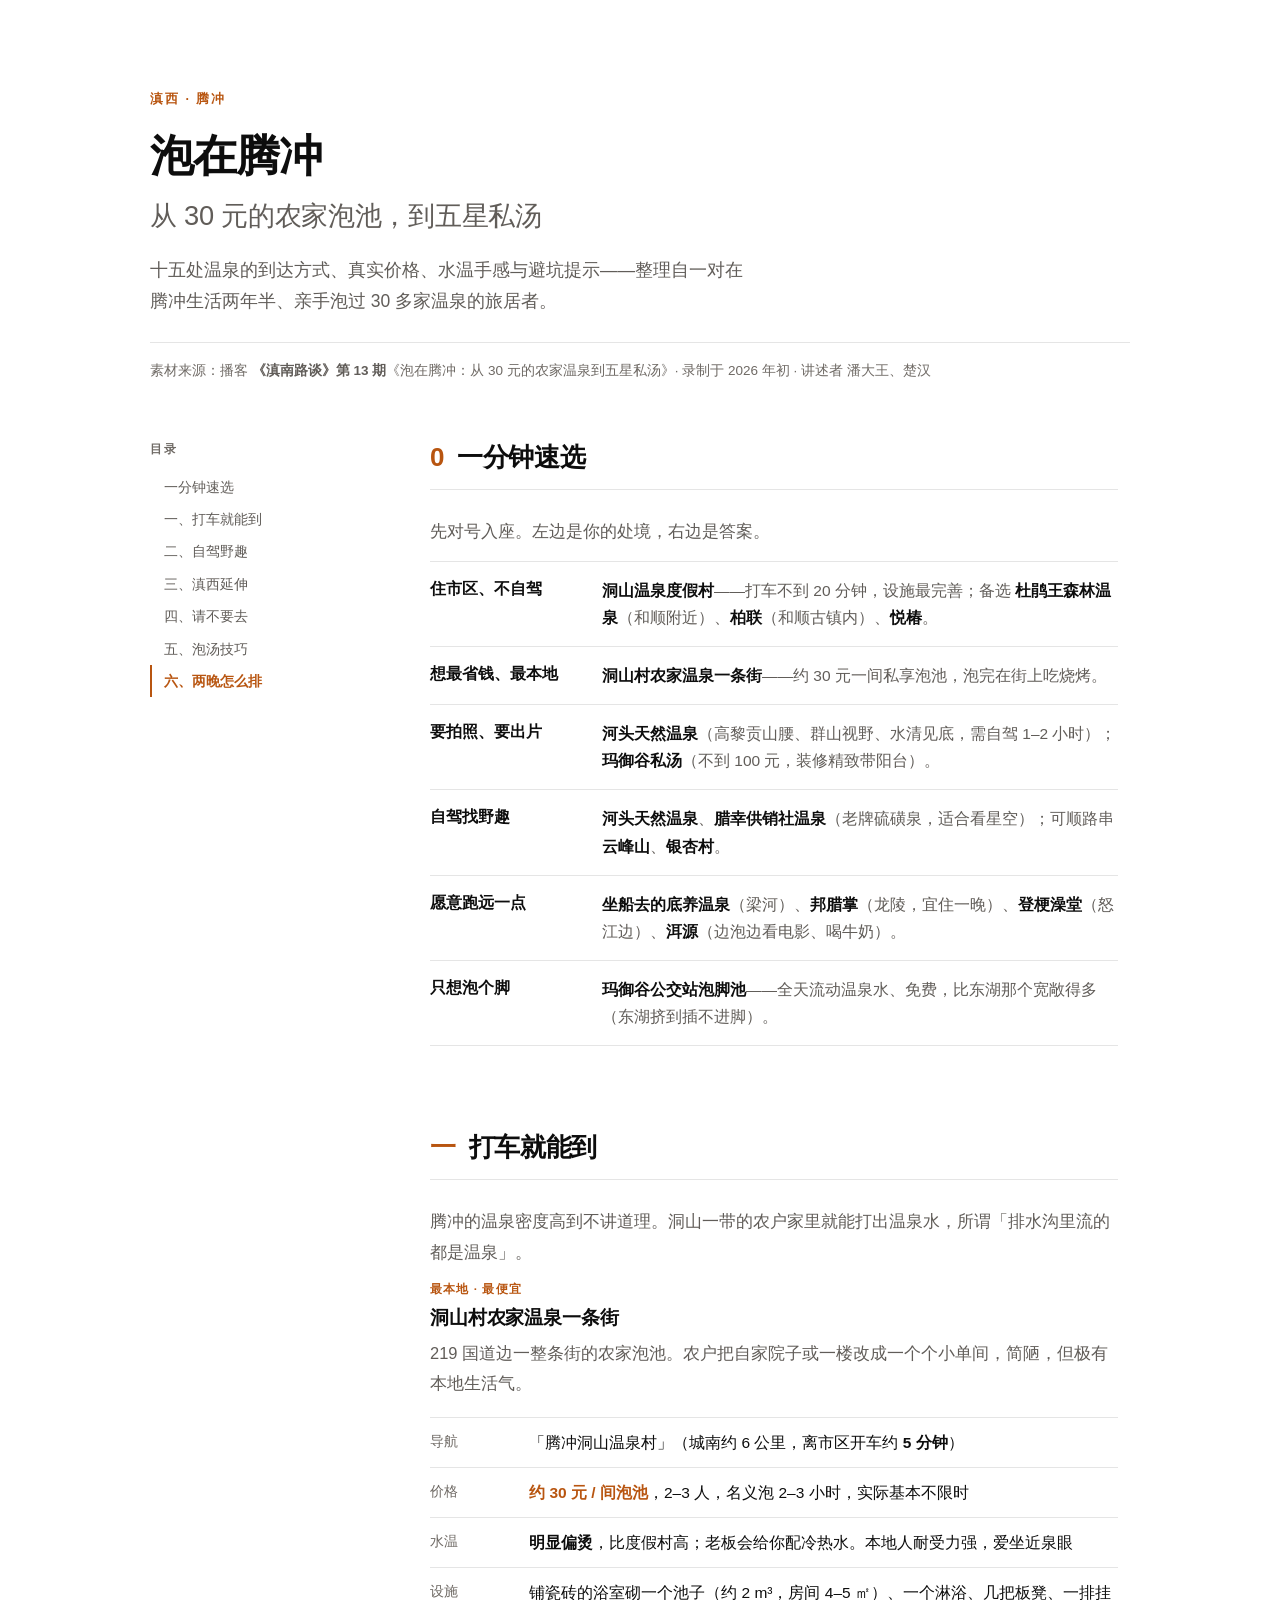
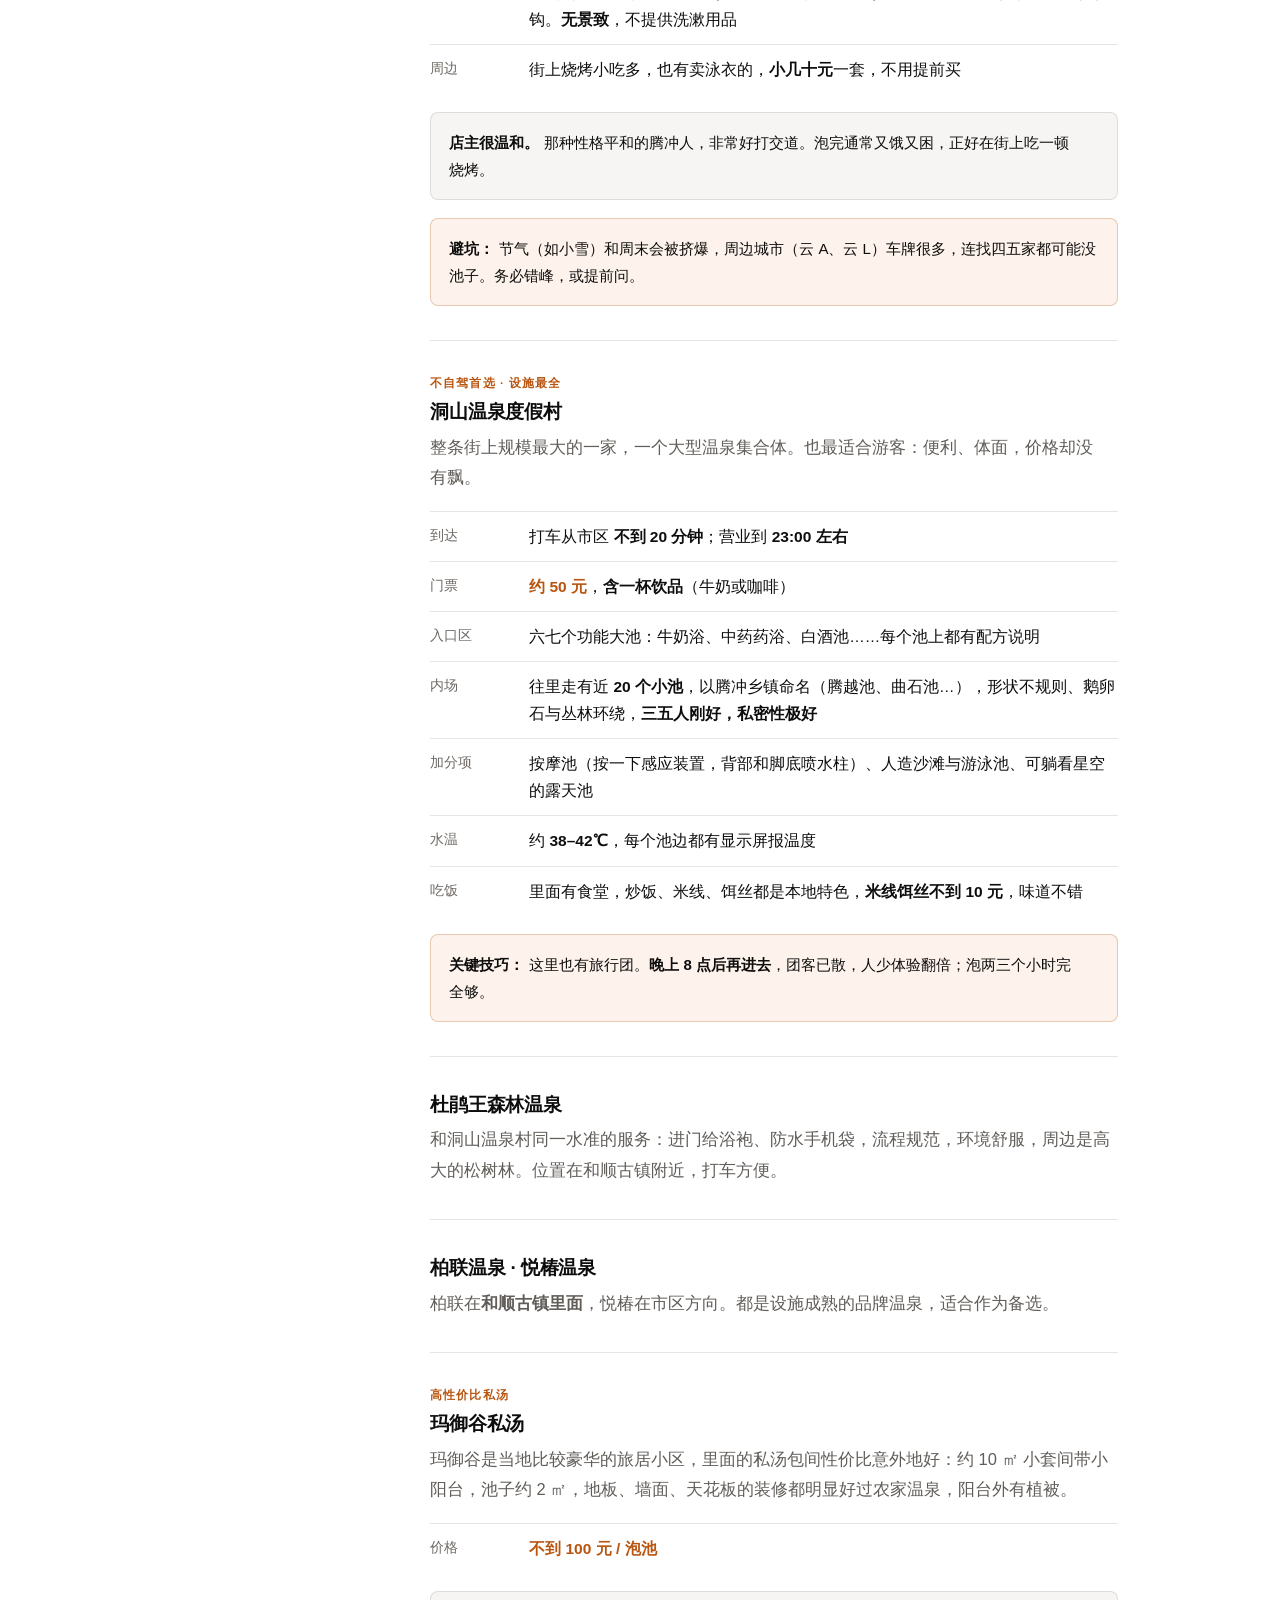
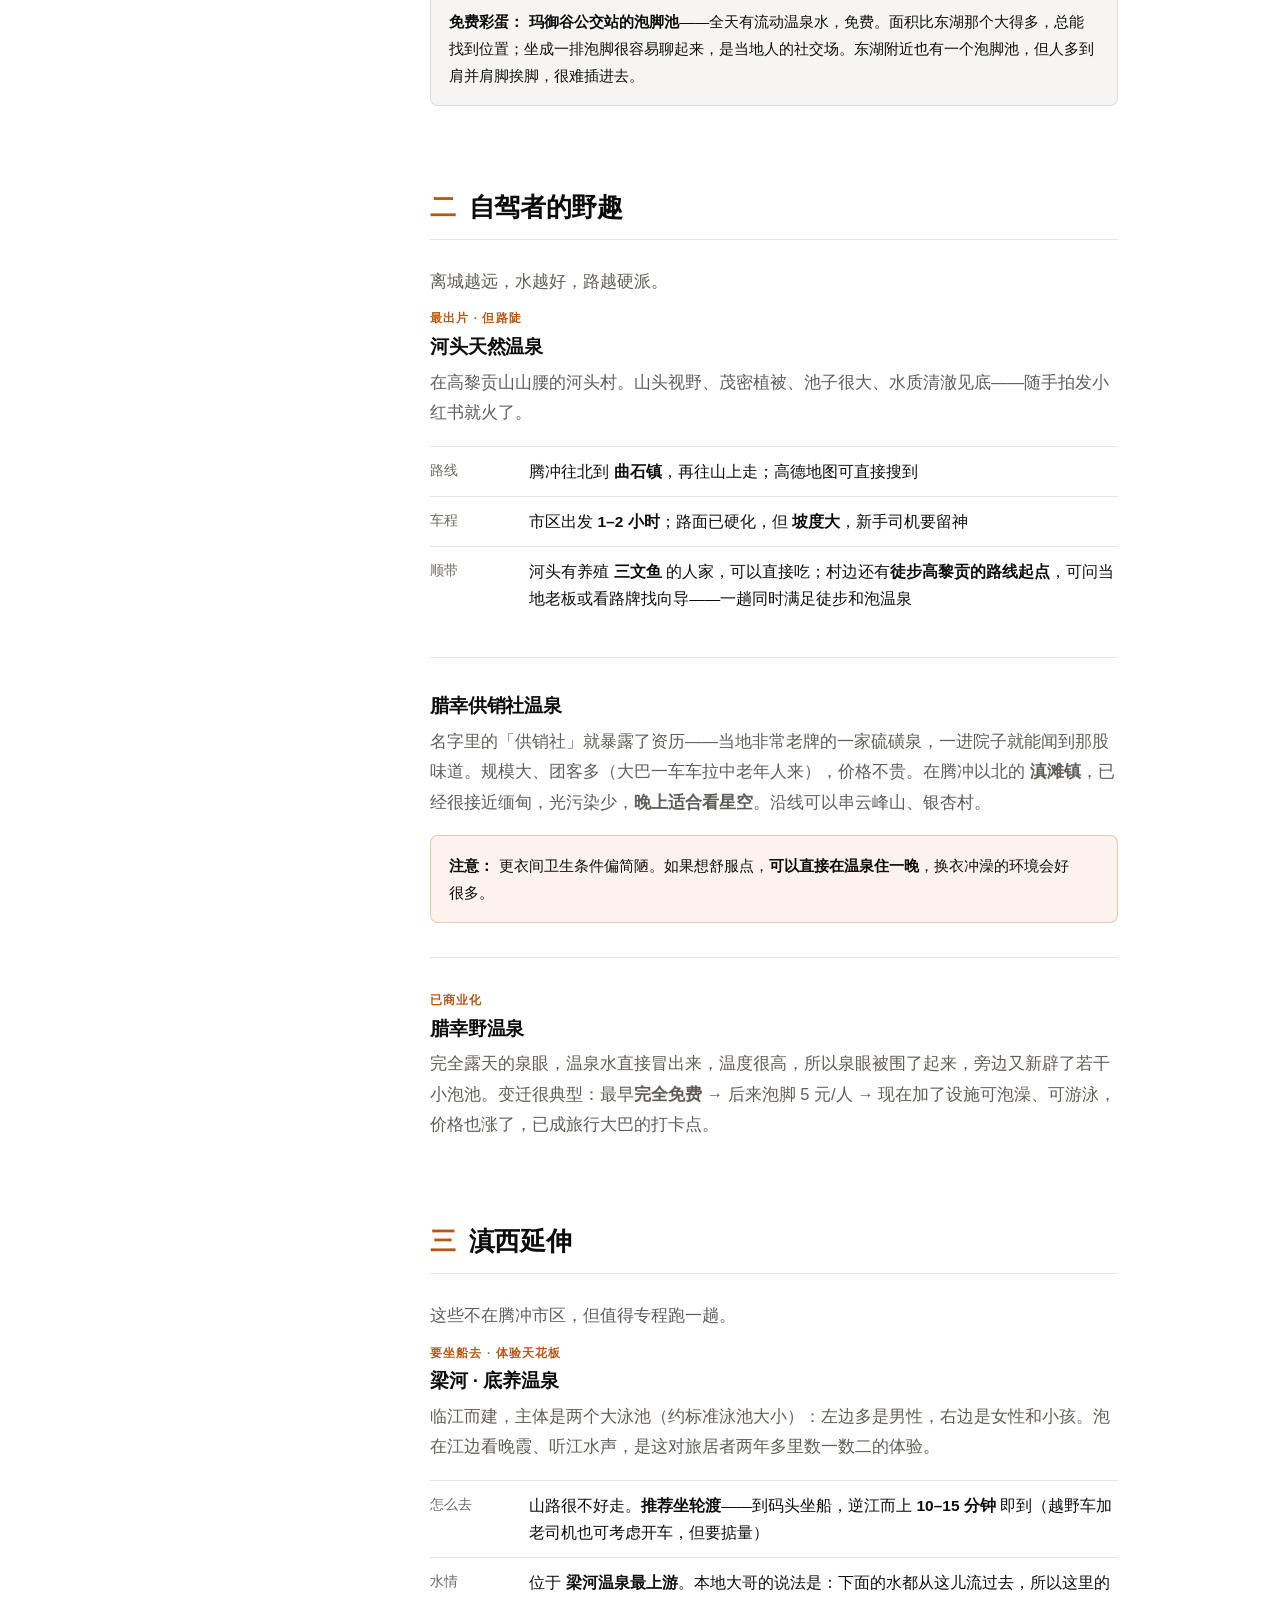
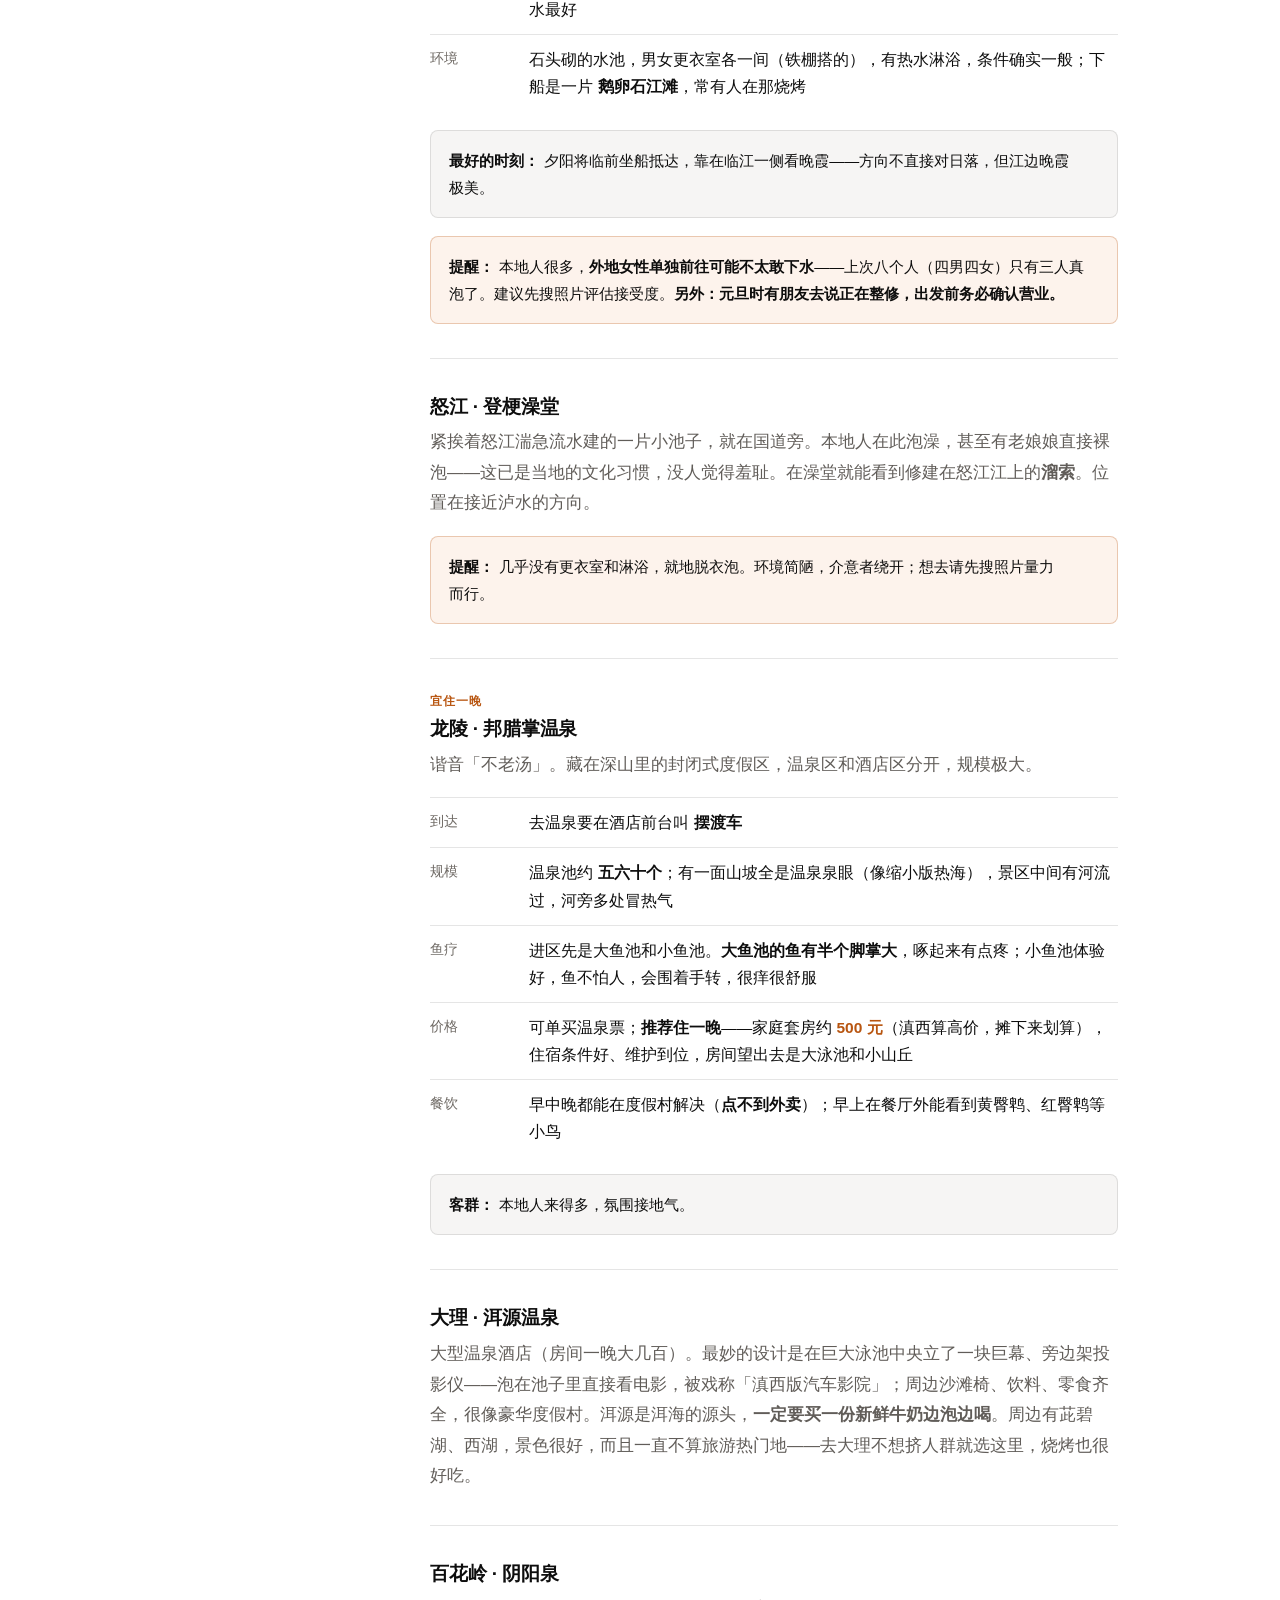
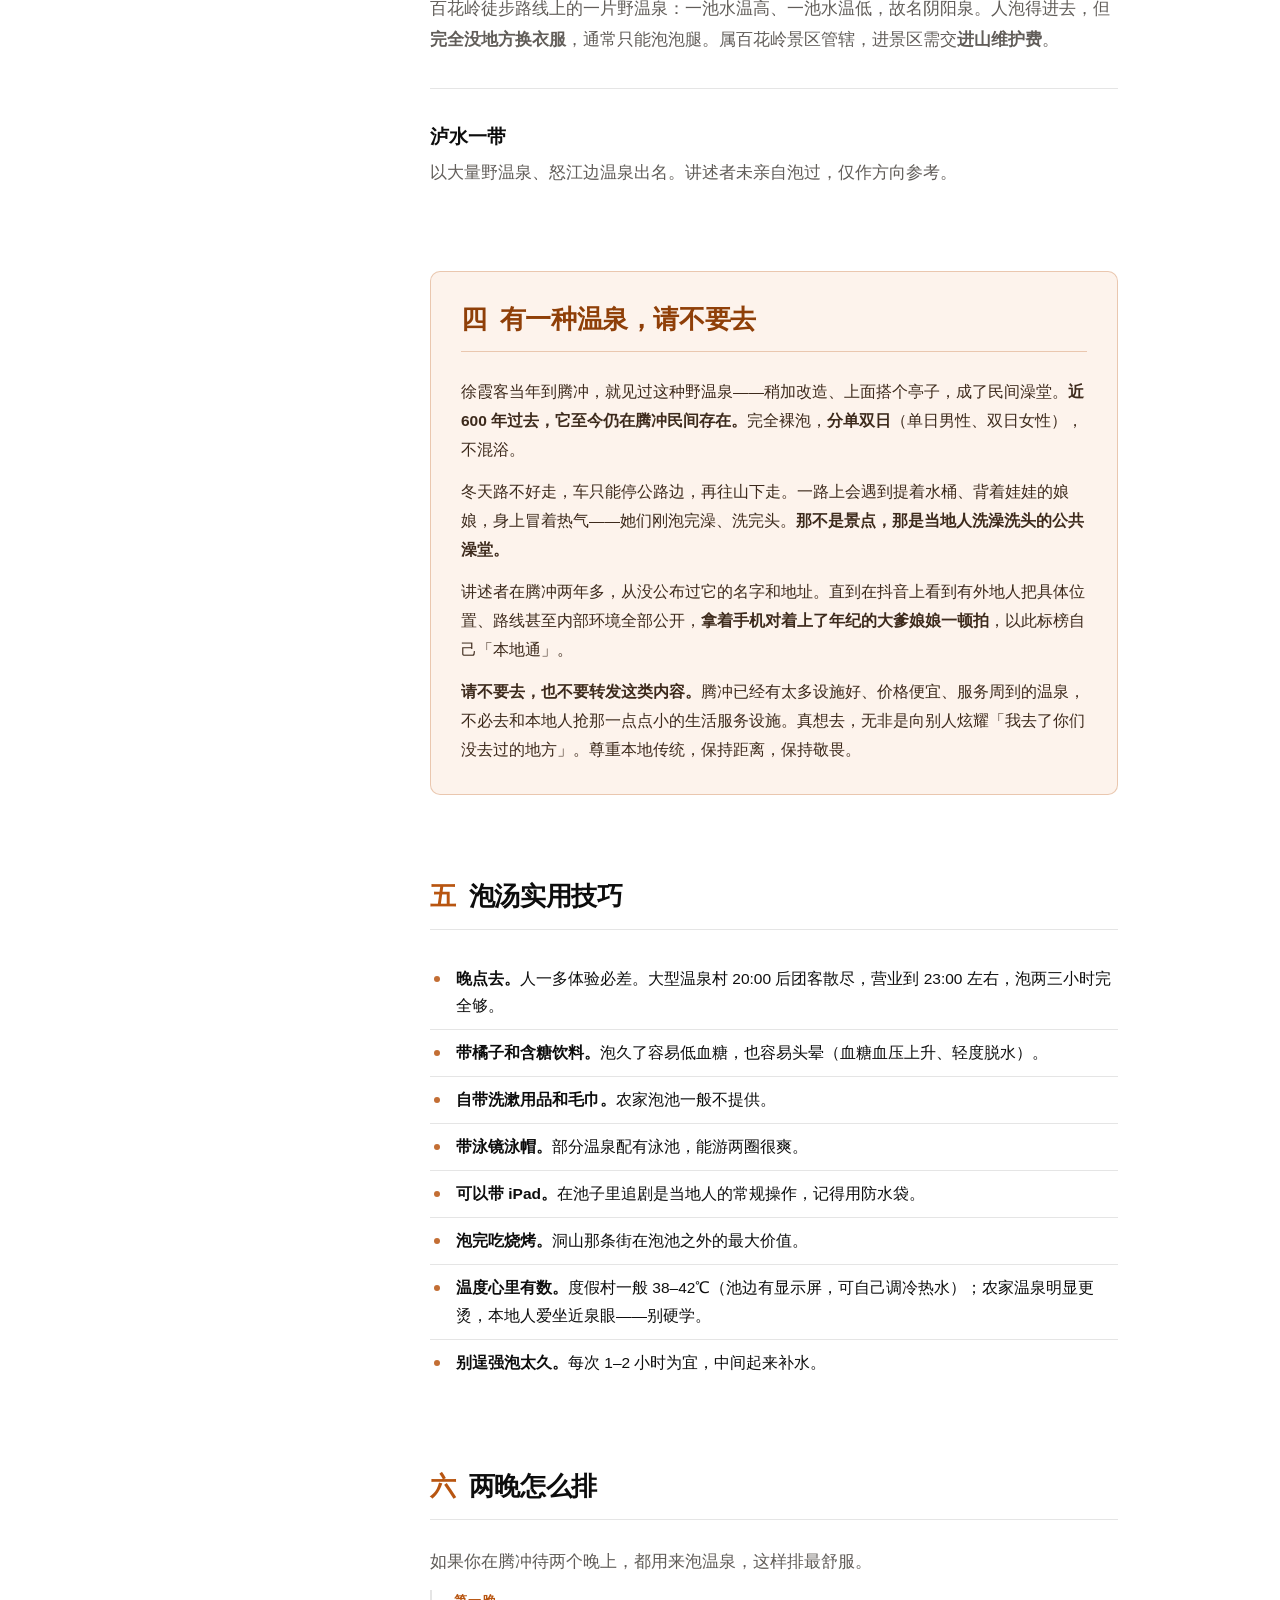
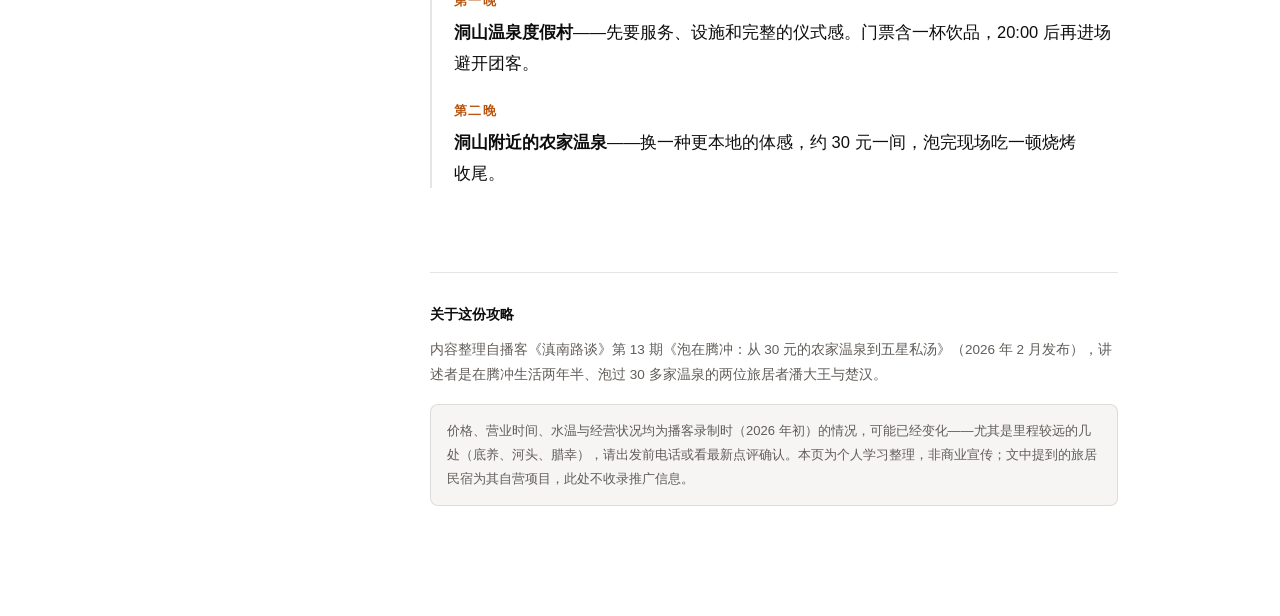
<file: index.html>
<!DOCTYPE html>
<html lang="zh-CN">
<head>
<meta charset="UTF-8">
<meta name="viewport" content="width=device-width, initial-scale=1.0">
<title>腾冲温泉攻略 · 从 30 元农家泡池到五星私汤</title>
<meta name="description" content="整理自播客《滇南路谈》第 13 期：腾冲与滇西 15 处温泉的到达方式、价格、水温、设施与避坑建议。">
<style>
  /* ── Design tokens (Notion 暖中性系统 · 浅色) ───────────────── */
  :root{
    --ink:rgba(0,0,0,.95);
    --ink-2:#615d59;          /* 次要文字 warm gray 500 */
    --ink-3:#6f6a65;          /* 小字/标签：暗到满足 WCAG AA (5.3:1) */
    --paper:#ffffff;
    --paper-alt:#f6f5f4;      /* warm white 段间节奏 */
    --rule:rgba(0,0,0,.1);    /* whisper border */
    --accent:#b85510;         /* 单一暖色强调（温泉）· 白底 4.7:1 过 AA */
    --accent-soft:#fdf3ec;
    --accent-line:rgba(184,85,16,.28);
    --teal:#2a9d99;
    --measure:43rem;          /* 正文行长 */
  }
  *{box-sizing:border-box;margin:0;padding:0}
  html{-webkit-text-size-adjust:100%;scroll-behavior:smooth}
  @media (prefers-reduced-motion:reduce){html{scroll-behavior:auto}}

  body{
    background:var(--paper);
    color:var(--ink);
    font-family:-apple-system,BlinkMacSystemFont,"PingFang SC","Hiragino Sans GB",
                "Noto Sans SC","Microsoft YaHei",Segoe UI,Roboto,Helvetica,Arial,sans-serif;
    font-size:16.5px;
    line-height:1.85;
    font-feature-settings:"lnum";
    -webkit-font-smoothing:antialiased;
    text-wrap:pretty;
  }
  a{color:var(--accent);text-decoration:none;border-bottom:1px solid var(--accent-line)}
  a:hover{border-bottom-color:var(--accent)}
  :focus-visible{outline:2px solid #097fe8;outline-offset:3px;border-radius:3px}

  /* 阅读进度：让"读到哪了"可见 */
  #progress{
    position:fixed;top:0;left:0;height:2px;width:0;background:var(--accent);
    z-index:50;transition:width .1s linear;
  }

  /* ── 报头 ─────────────────────────────────────────────── */
  .masthead{padding:clamp(40px,8vw,88px) 0 0}
  .shell{max-width:64rem;margin:0 auto;padding:0 22px}

  .eyebrow{
    font-size:12.5px;font-weight:600;letter-spacing:.16em;text-transform:uppercase;
    color:var(--accent);margin-bottom:18px;
  }
  h1{
    font-size:clamp(29px,6.2vw,44px);font-weight:700;line-height:1.22;
    letter-spacing:-.022em;margin-bottom:20px;max-width:26ch;
  }
  h1 .thin{color:var(--ink-2);font-weight:400;display:block;font-size:.62em;
           letter-spacing:-.01em;line-height:1.4;margin-top:14px}
  .deck{
    font-size:17.5px;line-height:1.75;color:var(--ink-2);
    max-width:38rem;margin-bottom:26px;
  }
  .meta{
    font-size:13.5px;color:var(--ink-3);border-top:1px solid var(--rule);
    padding-top:16px;
  }
  .meta b{color:var(--ink-2);font-weight:600}

  /* ── 主体两栏：左粘性目录 + 右正文 ────────────────────── */
  .layout{
    display:grid;grid-template-columns:13.5rem minmax(0,1fr);gap:4rem;
    padding:56px 0 40px;align-items:start;
  }
  nav.toc{position:sticky;top:34px;font-size:14px;line-height:1.6}
  nav.toc .toc-title{
    font-size:11.5px;letter-spacing:.14em;text-transform:uppercase;color:var(--ink-3);
    font-weight:600;margin-bottom:12px;
  }
  nav.toc ol{list-style:none}
  nav.toc a{
    display:block;padding:5px 0 5px 12px;color:var(--ink-2);
    border:0;border-left:2px solid transparent;transition:color .15s,border-color .15s;
  }
  nav.toc a:hover{color:var(--ink)}
  nav.toc a.active{color:var(--accent);border-left-color:var(--accent);font-weight:600}
  nav.toc .sub a{padding-left:24px;font-size:13px;color:var(--ink-3)}

  main{max-width:var(--measure)}
  main > section{margin-bottom:clamp(48px,7vw,84px);scroll-margin-top:28px}

  h2{
    font-size:clamp(21px,3.6vw,26px);font-weight:700;line-height:1.35;
    letter-spacing:-.014em;padding-bottom:14px;border-bottom:1px solid var(--rule);
    margin-bottom:26px;
  }
  h2 .idx{color:var(--accent);font-weight:700;margin-right:.5em;font-variant-numeric:tabular-nums}
  h3{
    font-size:19px;font-weight:700;line-height:1.45;letter-spacing:-.008em;
    margin-bottom:6px;
  }
  h3 .pick{
    font-size:11.5px;font-weight:700;letter-spacing:.1em;color:var(--accent);
    display:block;margin-bottom:6px;
  }
  p{margin-bottom:14px}
  p:last-child{margin-bottom:0}
  .lede{color:var(--ink-2)}

  /* 温泉条目：靠留白与细线分层，不用卡片盒子 */
  .entry{padding-top:34px;border-top:1px solid var(--rule);margin-top:34px}
  .entry:first-of-type{border-top:0;padding-top:0;margin-top:0}

  /* 事实行：悬挂式标签，行间细线，便于扫读 */
  dl.facts{margin:18px 0 0}
  dl.facts div{
    display:grid;grid-template-columns:5.2rem minmax(0,1fr);gap:16px;
    padding:11px 0;border-top:1px solid var(--rule);
  }
  dl.facts dt{font-size:13.5px;color:var(--ink-3);line-height:1.7;padding-top:2px}
  dl.facts dd{font-size:15.5px;line-height:1.75}
  dl.facts dd b{font-weight:600}
  .price{
    color:var(--accent);font-weight:700;font-variant-numeric:tabular-nums;
    white-space:nowrap;
  }

  /* 提示块：暖白底 + 加粗引语，无左侧色条 */
  .note{
    background:var(--paper-alt);border:1px solid var(--rule);border-radius:8px;
    padding:16px 18px;margin-top:18px;font-size:15px;line-height:1.8;
  }
  .note .lead{font-weight:700;margin-right:.35em}
  .note.warm{background:var(--accent-soft);border-color:var(--accent-line)}

  /* 速选：清单，不是卡片 */
  ul.triage{list-style:none;border-top:1px solid var(--rule)}
  ul.triage li{
    display:grid;grid-template-columns:9.5rem minmax(0,1fr);gap:20px;
    padding:15px 0;border-bottom:1px solid var(--rule);font-size:15.5px;
  }
  ul.triage .when{color:var(--ink);font-weight:600;line-height:1.6}
  ul.triage .what{color:var(--ink-2);line-height:1.75}
  ul.triage .what b{color:var(--ink);font-weight:600}

  /* 技巧清单 */
  ul.ticks{list-style:none}
  ul.ticks li{
    position:relative;padding:9px 0 9px 26px;font-size:15.5px;line-height:1.8;
    border-bottom:1px solid var(--rule);
  }
  ul.ticks li:last-child{border-bottom:0}
  ul.ticks li::before{
    content:"";position:absolute;left:4px;top:20px;
    width:6px;height:6px;border-radius:50%;
    background:var(--accent);opacity:.85;
  }
  ul.ticks b{font-weight:600}

  /* 伦理提醒：整段升温底色，不用左条 */
  .ethics{background:var(--accent-soft);border:1px solid var(--accent-line);border-radius:10px;
          padding:clamp(20px,4vw,30px)}
  .ethics h2{border-bottom-color:var(--accent-line);color:#8f3f08}
  .ethics h2 .idx{color:#8f3f08}
  .ethics p{font-size:15.5px;color:#3d2a1c}

  /* 行程 */
  .plan{border-left:2px solid var(--rule);padding-left:22px;margin-top:8px}
  .plan .step{margin-bottom:22px}
  .plan .step:last-child{margin-bottom:0}
  .plan .k{font-size:12.5px;font-weight:700;letter-spacing:.1em;color:var(--accent);
           text-transform:uppercase;margin-bottom:4px}

  footer{
    border-top:1px solid var(--rule);margin-top:24px;padding:30px 0 70px;
    font-size:13.5px;line-height:1.85;color:var(--ink-2);max-width:var(--measure);
  }
  footer h4{font-size:13.5px;font-weight:700;color:var(--ink);margin-bottom:10px}
  .caveat{
    background:var(--paper-alt);border:1px solid var(--rule);border-radius:8px;
    padding:14px 16px;margin-top:16px;font-size:13px;color:var(--ink-2);
  }

  /* ── 响应式 ───────────────────────────────────────────── */
  @media (max-width:56rem){
    .layout{grid-template-columns:1fr;gap:0;padding-top:30px}
    nav.toc{
      position:static;border:1px solid var(--rule);border-radius:8px;
      background:var(--paper-alt);padding:16px 18px;margin-bottom:44px;
    }
    nav.toc ol{columns:2;column-gap:18px}
    nav.toc a{padding:11px 0 11px 10px;font-size:13.5px}   /* 高度 ≥44px 触控目标 */
    nav.toc .sub{display:none}
  }
  @media (max-width:30rem){
    body{font-size:16px}
    nav.toc ol{columns:1}
    dl.facts div{grid-template-columns:1fr;gap:2px}
    dl.facts dt{padding-top:0}
    ul.triage li{grid-template-columns:1fr;gap:4px}
    .shell{padding:0 18px}
  }
  @media print{
    nav.toc,#progress{display:none}
    .layout{grid-template-columns:1fr;padding:0}
  }
</style>
</head>
<body>
<div id="progress" aria-hidden="true"></div>

<div class="shell">
  <header class="masthead">
    <div class="eyebrow">滇西 · 腾冲</div>
    <h1>泡在腾冲
      <span class="thin">从 30 元的农家泡池，到五星私汤</span>
    </h1>
    <p class="deck">十五处温泉的到达方式、真实价格、水温手感与避坑提示——整理自一对在腾冲生活两年半、亲手泡过 30 多家温泉的旅居者。</p>
    <p class="meta">素材来源：播客 <b>《滇南路谈》第 13 期</b>《泡在腾冲：从 30 元的农家温泉到五星私汤》· 录制于 2026 年初 · 讲述者 潘大王、楚汉</p>
  </header>

  <div class="layout">
    <nav class="toc" aria-label="目录">
      <div class="toc-title">目录</div>
      <ol>
        <li><a href="#triage">一分钟速选</a></li>
        <li><a href="#city">一、打车就能到</a></li>
        <li><a href="#drive">二、自驾野趣</a></li>
        <li><a href="#west">三、滇西延伸</a></li>
        <li><a href="#ethics">四、请不要去</a></li>
        <li><a href="#tips">五、泡汤技巧</a></li>
        <li><a href="#plan">六、两晚怎么排</a></li>
      </ol>
    </nav>

    <main>
      <!-- 速选 -->
      <section id="triage">
        <h2><span class="idx">0</span>一分钟速选</h2>
        <p class="lede">先对号入座。左边是你的处境，右边是答案。</p>
        <ul class="triage">
          <li><span class="when">住市区、不自驾</span><span class="what"><b>洞山温泉度假村</b>——打车不到 20 分钟，设施最完善；备选 <b>杜鹃王森林温泉</b>（和顺附近）、<b>柏联</b>（和顺古镇内）、<b>悦椿</b>。</span></li>
          <li><span class="when">想最省钱、最本地</span><span class="what"><b>洞山村农家温泉一条街</b>——约 30 元一间私享泡池，泡完在街上吃烧烤。</span></li>
          <li><span class="when">要拍照、要出片</span><span class="what"><b>河头天然温泉</b>（高黎贡山腰、群山视野、水清见底，需自驾 1–2 小时）；<b>玛御谷私汤</b>（不到 100 元，装修精致带阳台）。</span></li>
          <li><span class="when">自驾找野趣</span><span class="what"><b>河头天然温泉</b>、<b>腊幸供销社温泉</b>（老牌硫磺泉，适合看星空）；可顺路串 <b>云峰山</b>、<b>银杏村</b>。</span></li>
          <li><span class="when">愿意跑远一点</span><span class="what"><b>坐船去的底养温泉</b>（梁河）、<b>邦腊掌</b>（龙陵，宜住一晚）、<b>登梗澡堂</b>（怒江边）、<b>洱源</b>（边泡边看电影、喝牛奶）。</span></li>
          <li><span class="when">只想泡个脚</span><span class="what"><b>玛御谷公交站泡脚池</b>——全天流动温泉水、免费，比东湖那个宽敞得多（东湖挤到插不进脚）。</span></li>
        </ul>
      </section>

      <!-- 市区 -->
      <section id="city">
        <h2><span class="idx">一</span>打车就能到</h2>
        <p class="lede">腾冲的温泉密度高到不讲道理。洞山一带的农户家里就能打出温泉水，所谓「排水沟里流的都是温泉」。</p>

        <article class="entry" id="dongsan-village">
          <h3><span class="pick">最本地 · 最便宜</span>洞山村农家温泉一条街</h3>
          <p class="lede">219 国道边一整条街的农家泡池。农户把自家院子或一楼改成一个个小单间，简陋，但极有本地生活气。</p>
          <dl class="facts">
            <div><dt>导航</dt><dd>「腾冲洞山温泉村」（城南约 6 公里，离市区开车约 <b>5 分钟</b>）</dd></div>
            <div><dt>价格</dt><dd><span class="price">约 30 元 / 间泡池</span>，2–3 人，名义泡 2–3 小时，实际基本不限时</dd></div>
            <div><dt>水温</dt><dd><b>明显偏烫</b>，比度假村高；老板会给你配冷热水。本地人耐受力强，爱坐近泉眼</dd></div>
            <div><dt>设施</dt><dd>铺瓷砖的浴室砌一个池子（约 2 m³，房间 4–5 ㎡）、一个淋浴、几把板凳、一排挂钩。<b>无景致</b>，不提供洗漱用品</dd></div>
            <div><dt>周边</dt><dd>街上烧烤小吃多，也有卖泳衣的，<b>小几十元</b>一套，不用提前买</dd></div>
          </dl>
          <div class="note"><span class="lead">店主很温和。</span>那种性格平和的腾冲人，非常好打交道。泡完通常又饿又困，正好在街上吃一顿烧烤。</div>
          <div class="note warm"><span class="lead">避坑：</span>节气（如小雪）和周末会被挤爆，周边城市（云 A、云 L）车牌很多，连找四五家都可能没池子。务必错峰，或提前问。</div>
        </article>

        <article class="entry" id="dongsan-resort">
          <h3><span class="pick">不自驾首选 · 设施最全</span>洞山温泉度假村</h3>
          <p class="lede">整条街上规模最大的一家，一个大型温泉集合体。也最适合游客：便利、体面，价格却没有飘。</p>
          <dl class="facts">
            <div><dt>到达</dt><dd>打车从市区 <b>不到 20 分钟</b>；营业到 <b>23:00 左右</b></dd></div>
            <div><dt>门票</dt><dd><span class="price">约 50 元</span>，<b>含一杯饮品</b>（牛奶或咖啡）</dd></div>
            <div><dt>入口区</dt><dd>六七个功能大池：牛奶浴、中药药浴、白酒池……每个池上都有配方说明</dd></div>
            <div><dt>内场</dt><dd>往里走有近 <b>20 个小池</b>，以腾冲乡镇命名（腾越池、曲石池…），形状不规则、鹅卵石与丛林环绕，<b>三五人刚好，私密性极好</b></dd></div>
            <div><dt>加分项</dt><dd>按摩池（按一下感应装置，背部和脚底喷水柱）、人造沙滩与游泳池、可躺看星空的露天池</dd></div>
            <div><dt>水温</dt><dd>约 <b>38–42℃</b>，每个池边都有显示屏报温度</dd></div>
            <div><dt>吃饭</dt><dd>里面有食堂，炒饭、米线、饵丝都是本地特色，<b>米线饵丝不到 10 元</b>，味道不错</dd></div>
          </dl>
          <div class="note warm"><span class="lead">关键技巧：</span>这里也有旅行团。<b>晚上 8 点后再进去</b>，团客已散，人少体验翻倍；泡两三个小时完全够。</div>
        </article>

        <article class="entry" id="dujuanwang">
          <h3>杜鹃王森林温泉</h3>
          <p class="lede">和洞山温泉村同一水准的服务：进门给浴袍、防水手机袋，流程规范，环境舒服，周边是高大的松树林。位置在和顺古镇附近，打车方便。</p>
        </article>

        <article class="entry" id="bailian">
          <h3>柏联温泉 · 悦椿温泉</h3>
          <p class="lede">柏联在<b>和顺古镇里面</b>，悦椿在市区方向。都是设施成熟的品牌温泉，适合作为备选。</p>
        </article>

        <article class="entry" id="mayugu">
          <h3><span class="pick">高性价比私汤</span>玛御谷私汤</h3>
          <p class="lede">玛御谷是当地比较豪华的旅居小区，里面的私汤包间性价比意外地好：约 10 ㎡ 小套间带小阳台，池子约 2 ㎡，地板、墙面、天花板的装修都明显好过农家温泉，阳台外有植被。</p>
          <dl class="facts">
            <div><dt>价格</dt><dd><span class="price">不到 100 元 / 泡池</span></dd></div>
          </dl>
          <div class="note"><span class="lead">免费彩蛋：</span><b>玛御谷公交站的泡脚池</b>——全天有流动温泉水，免费。面积比东湖那个大得多，总能找到位置；坐成一排泡脚很容易聊起来，是当地人的社交场。东湖附近也有一个泡脚池，但人多到肩并肩脚挨脚，很难插进去。</div>
        </article>
      </section>

      <!-- 自驾 -->
      <section id="drive">
        <h2><span class="idx">二</span>自驾者的野趣</h2>
        <p class="lede">离城越远，水越好，路越硬派。</p>

        <article class="entry" id="hetou">
          <h3><span class="pick">最出片 · 但路陡</span>河头天然温泉</h3>
          <p class="lede">在高黎贡山山腰的河头村。山头视野、茂密植被、池子很大、水质清澈见底——随手拍发小红书就火了。</p>
          <dl class="facts">
            <div><dt>路线</dt><dd>腾冲往北到 <b>曲石镇</b>，再往山上走；高德地图可直接搜到</dd></div>
            <div><dt>车程</dt><dd>市区出发 <b>1–2 小时</b>；路面已硬化，但 <b>坡度大</b>，新手司机要留神</dd></div>
            <div><dt>顺带</dt><dd>河头有养殖 <b>三文鱼</b> 的人家，可以直接吃；村边还有<b>徒步高黎贡的路线起点</b>，可问当地老板或看路牌找向导——一趟同时满足徒步和泡温泉</dd></div>
          </dl>
        </article>

        <article class="entry" id="laxing-gongxiaoshe">
          <h3>腊幸供销社温泉</h3>
          <p class="lede">名字里的「供销社」就暴露了资历——当地非常老牌的一家硫磺泉，一进院子就能闻到那股味道。规模大、团客多（大巴一车车拉中老年人来），价格不贵。在腾冲以北的 <b>滇滩镇</b>，已经很接近缅甸，光污染少，<b>晚上适合看星空</b>。沿线可以串云峰山、银杏村。</p>
          <div class="note warm"><span class="lead">注意：</span>更衣间卫生条件偏简陋。如果想舒服点，<b>可以直接在温泉住一晚</b>，换衣冲澡的环境会好很多。</div>
        </article>

        <article class="entry" id="laxing-wild">
          <h3><span class="pick">已商业化</span>腊幸野温泉</h3>
          <p class="lede">完全露天的泉眼，温泉水直接冒出来，温度很高，所以泉眼被围了起来，旁边又新辟了若干小泡池。变迁很典型：最早<b>完全免费</b> → 后来泡脚 5 元/人 → 现在加了设施可泡澡、可游泳，价格也涨了，已成旅行大巴的打卡点。</p>
        </article>
      </section>

      <!-- 滇西 -->
      <section id="west">
        <h2><span class="idx">三</span>滇西延伸</h2>
        <p class="lede">这些不在腾冲市区，但值得专程跑一趟。</p>

        <article class="entry" id="diyang">
          <h3><span class="pick">要坐船去 · 体验天花板</span>梁河 · 底养温泉</h3>
          <p class="lede">临江而建，主体是两个大泳池（约标准泳池大小）：左边多是男性，右边是女性和小孩。泡在江边看晚霞、听江水声，是这对旅居者两年多里数一数二的体验。</p>
          <dl class="facts">
            <div><dt>怎么去</dt><dd>山路很不好走。<b>推荐坐轮渡</b>——到码头坐船，逆江而上 <b>10–15 分钟</b> 即到（越野车加老司机也可考虑开车，但要掂量）</dd></div>
            <div><dt>水情</dt><dd>位于 <b>梁河温泉最上游</b>。本地大哥的说法是：下面的水都从这儿流过去，所以这里的水最好</dd></div>
            <div><dt>环境</dt><dd>石头砌的水池，男女更衣室各一间（铁棚搭的），有热水淋浴，条件确实一般；下船是一片 <b>鹅卵石江滩</b>，常有人在那烧烤</dd></div>
          </dl>
          <div class="note"><span class="lead">最好的时刻：</span>夕阳将临前坐船抵达，靠在临江一侧看晚霞——方向不直接对日落，但江边晚霞极美。</div>
          <div class="note warm"><span class="lead">提醒：</span>本地人很多，<b>外地女性单独前往可能不太敢下水</b>——上次八个人（四男四女）只有三人真泡了。建议先搜照片评估接受度。<b>另外：元旦时有朋友去说正在整修，出发前务必确认营业。</b></div>
        </article>

        <article class="entry" id="denggeng">
          <h3>怒江 · 登梗澡堂</h3>
          <p class="lede">紧挨着怒江湍急流水建的一片小池子，就在国道旁。本地人在此泡澡，甚至有老娘娘直接裸泡——这已是当地的文化习惯，没人觉得羞耻。在澡堂就能看到修建在怒江江上的<b>溜索</b>。位置在接近泸水的方向。</p>
          <div class="note warm"><span class="lead">提醒：</span>几乎没有更衣室和淋浴，就地脱衣泡。环境简陋，介意者绕开；想去请先搜照片量力而行。</div>
        </article>

        <article class="entry" id="banglazhang">
          <h3><span class="pick">宜住一晚</span>龙陵 · 邦腊掌温泉</h3>
          <p class="lede">谐音「不老汤」。藏在深山里的封闭式度假区，温泉区和酒店区分开，规模极大。</p>
          <dl class="facts">
            <div><dt>到达</dt><dd>去温泉要在酒店前台叫 <b>摆渡车</b></dd></div>
            <div><dt>规模</dt><dd>温泉池约 <b>五六十个</b>；有一面山坡全是温泉泉眼（像缩小版热海），景区中间有河流过，河旁多处冒热气</dd></div>
            <div><dt>鱼疗</dt><dd>进区先是大鱼池和小鱼池。<b>大鱼池的鱼有半个脚掌大</b>，啄起来有点疼；小鱼池体验好，鱼不怕人，会围着手转，很痒很舒服</dd></div>
            <div><dt>价格</dt><dd>可单买温泉票；<b>推荐住一晚</b>——家庭套房约 <span class="price">500 元</span>（滇西算高价，摊下来划算），住宿条件好、维护到位，房间望出去是大泳池和小山丘</dd></div>
            <div><dt>餐饮</dt><dd>早中晚都能在度假村解决（<b>点不到外卖</b>）；早上在餐厅外能看到黄臀鹎、红臀鹎等小鸟</dd></div>
          </dl>
          <div class="note"><span class="lead">客群：</span>本地人来得多，氛围接地气。</div>
        </article>

        <article class="entry" id="eryuan">
          <h3>大理 · 洱源温泉</h3>
          <p class="lede">大型温泉酒店（房间一晚大几百）。最妙的设计是在巨大泳池中央立了一块巨幕、旁边架投影仪——泡在池子里直接看电影，被戏称「滇西版汽车影院」；周边沙滩椅、饮料、零食齐全，很像豪华度假村。洱源是洱海的源头，<b>一定要买一份新鲜牛奶边泡边喝</b>。周边有茈碧湖、西湖，景色很好，而且一直不算旅游热门地——去大理不想挤人群就选这里，烧烤也很好吃。</p>
        </article>

        <article class="entry" id="baihualing">
          <h3>百花岭 · 阴阳泉</h3>
          <p class="lede">百花岭徒步路线上的一片野温泉：一池水温高、一池水温低，故名阴阳泉。人泡得进去，但<b>完全没地方换衣服</b>，通常只能泡泡腿。属百花岭景区管辖，进景区需交<b>进山维护费</b>。</p>
        </article>

        <article class="entry" id="lushui">
          <h3>泸水一带</h3>
          <p class="lede">以大量野温泉、怒江边温泉出名。讲述者未亲自泡过，仅作方向参考。</p>
        </article>
      </section>

      <!-- 伦理 -->
      <section id="ethics" class="ethics">
        <h2><span class="idx">四</span>有一种温泉，请不要去</h2>
        <p>徐霞客当年到腾冲，就见过这种野温泉——稍加改造、上面搭个亭子，成了民间澡堂。<b>近 600 年过去，它至今仍在腾冲民间存在。</b>完全裸泡，<b>分单双日</b>（单日男性、双日女性），不混浴。</p>
        <p>冬天路不好走，车只能停公路边，再往山下走。一路上会遇到提着水桶、背着娃娃的娘娘，身上冒着热气——她们刚泡完澡、洗完头。<b>那不是景点，那是当地人洗澡洗头的公共澡堂。</b></p>
        <p>讲述者在腾冲两年多，从没公布过它的名字和地址。直到在抖音上看到有外地人把具体位置、路线甚至内部环境全部公开，<b>拿着手机对着上了年纪的大爹娘娘一顿拍</b>，以此标榜自己「本地通」。</p>
        <p><b>请不要去，也不要转发这类内容。</b>腾冲已经有太多设施好、价格便宜、服务周到的温泉，不必去和本地人抢那一点点小的生活服务设施。真想去，无非是向别人炫耀「我去了你们没去过的地方」。尊重本地传统，保持距离，保持敬畏。</p>
      </section>

      <!-- 技巧 -->
      <section id="tips">
        <h2><span class="idx">五</span>泡汤实用技巧</h2>
        <ul class="ticks">
          <li><b>晚点去。</b>人一多体验必差。大型温泉村 20:00 后团客散尽，营业到 23:00 左右，泡两三小时完全够。</li>
          <li><b>带橘子和含糖饮料。</b>泡久了容易低血糖，也容易头晕（血糖血压上升、轻度脱水）。</li>
          <li><b>自带洗漱用品和毛巾。</b>农家泡池一般不提供。</li>
          <li><b>带泳镜泳帽。</b>部分温泉配有泳池，能游两圈很爽。</li>
          <li><b>可以带 iPad。</b>在池子里追剧是当地人的常规操作，记得用防水袋。</li>
          <li><b>泡完吃烧烤。</b>洞山那条街在泡池之外的最大价值。</li>
          <li><b>温度心里有数。</b>度假村一般 38–42℃（池边有显示屏，可自己调冷热水）；农家温泉明显更烫，本地人爱坐近泉眼——别硬学。</li>
          <li><b>别逞强泡太久。</b>每次 1–2 小时为宜，中间起来补水。</li>
        </ul>
      </section>

      <!-- 行程 -->
      <section id="plan">
        <h2><span class="idx">六</span>两晚怎么排</h2>
        <p class="lede">如果你在腾冲待两个晚上，都用来泡温泉，这样排最舒服。</p>
        <div class="plan">
          <div class="step">
            <div class="k">第一晚</div>
            <p><b>洞山温泉度假村</b>——先要服务、设施和完整的仪式感。门票含一杯饮品，20:00 后再进场避开团客。</p>
          </div>
          <div class="step">
            <div class="k">第二晚</div>
            <p><b>洞山附近的农家温泉</b>——换一种更本地的体感，约 30 元一间，泡完现场吃一顿烧烤收尾。</p>
          </div>
        </div>
      </section>

      <footer>
        <h4>关于这份攻略</h4>
        <p>内容整理自播客《滇南路谈》第 13 期《泡在腾冲：从 30 元的农家温泉到五星私汤》（2026 年 2 月发布），讲述者是在腾冲生活两年半、泡过 30 多家温泉的两位旅居者潘大王与楚汉。</p>
        <div class="caveat">
          价格、营业时间、水温与经营状况均为播客录制时（2026 年初）的情况，可能已经变化——尤其是里程较远的几处（底养、河头、腊幸），请出发前电话或看最新点评确认。本页为个人学习整理，非商业宣传；文中提到的旅居民宿为其自营项目，此处不收录推广信息。
        </div>
      </footer>
    </main>
  </div>
</div>

<script>
(function(){
  /* 阅读进度 */
  var bar=document.getElementById('progress');
  var ticking=false;
  function onScroll(){
    if(ticking)return;ticking=true;
    requestAnimationFrame(function(){
      var h=document.documentElement.scrollHeight-window.innerHeight;
      bar.style.width=(h>0?(window.scrollY/h)*100:0)+'%';
      ticking=false;
    });
  }
  window.addEventListener('scroll',onScroll,{passive:true});
  onScroll();

  /* 目录高亮当前章节 */
  var links=[].slice.call(document.querySelectorAll('nav.toc a'));
  var map={};
  links.forEach(function(a){map[a.getAttribute('href').slice(1)]=a;});
  var obs=new IntersectionObserver(function(entries){
    entries.forEach(function(e){
      if(!e.isIntersecting)return;
      links.forEach(function(a){a.classList.remove('active');});
      var a=map[e.target.id];
      if(a)a.classList.add('active');
    });
  },{rootMargin:'-10% 0px -75% 0px',threshold:0});
  Object.keys(map).forEach(function(id){
    var el=document.getElementById(id);
    if(el)obs.observe(el);
  });
})();
</script>
</body>
</html>
</file>
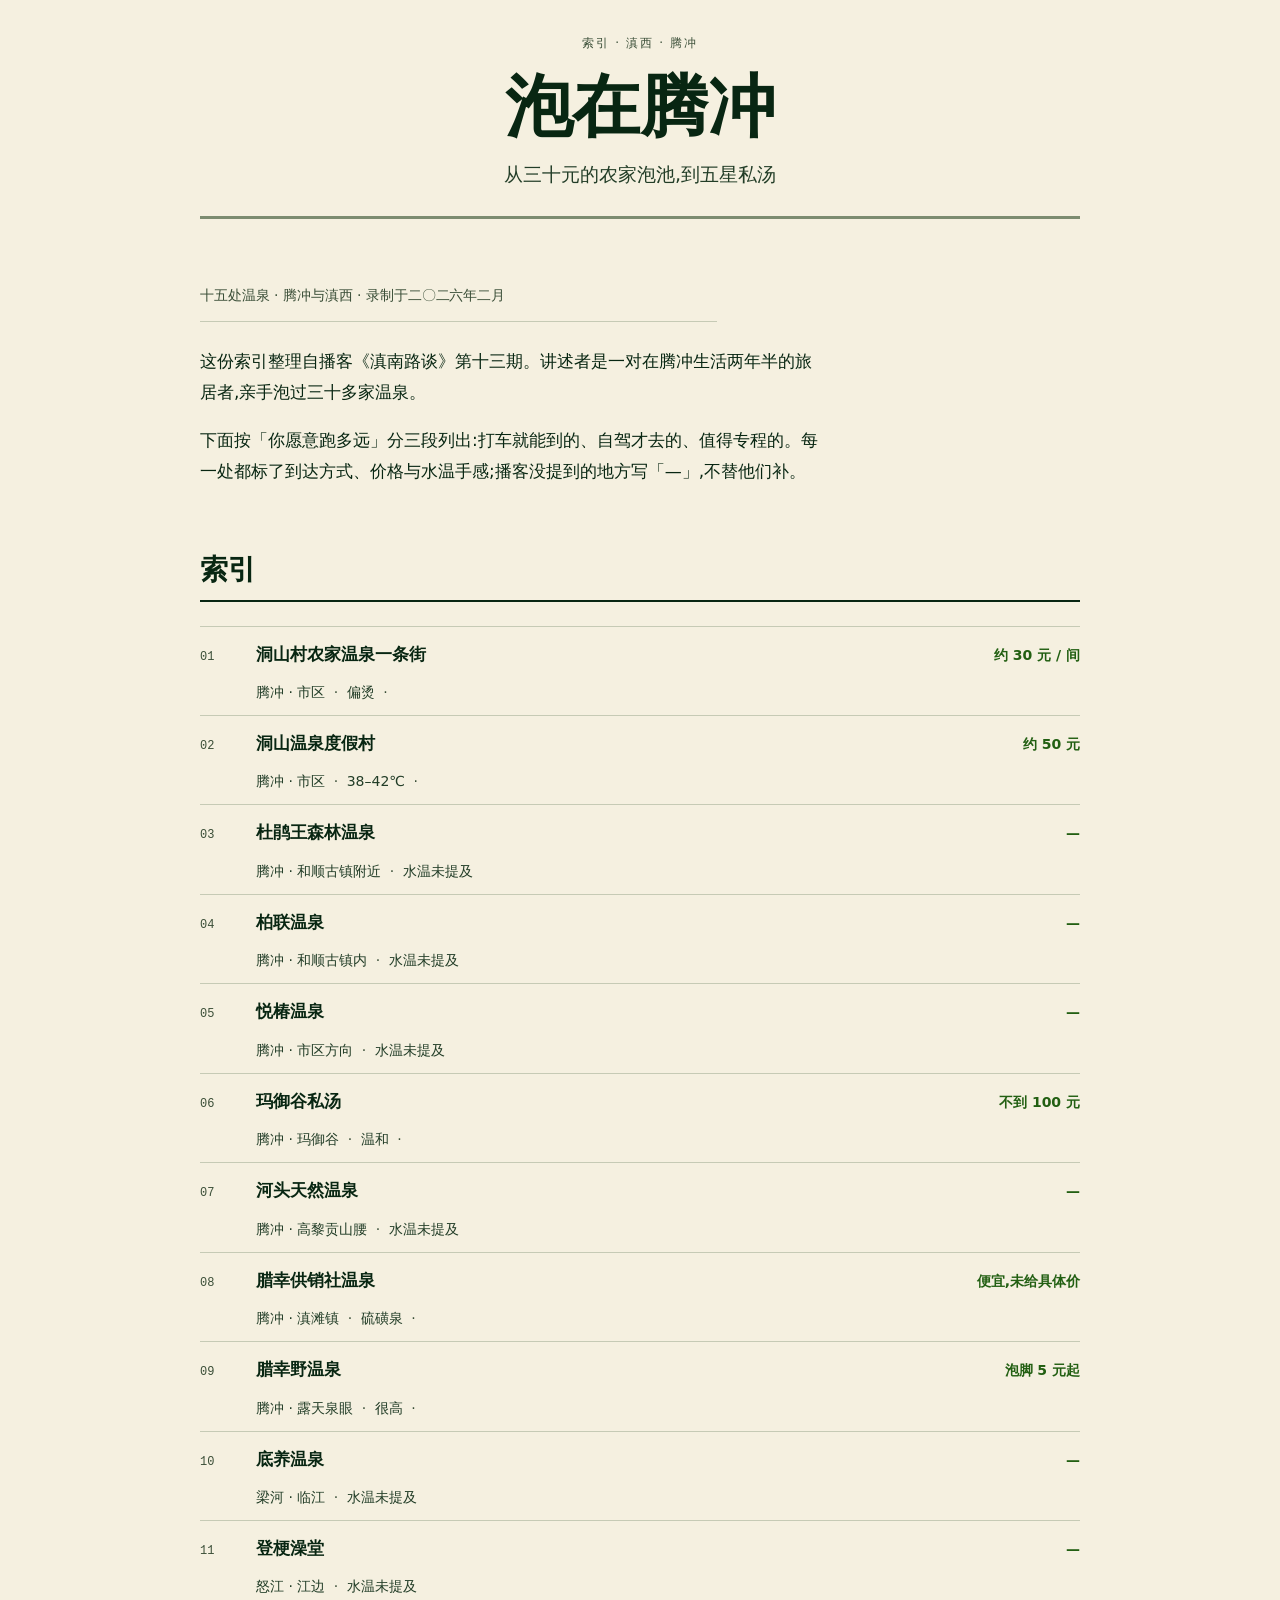
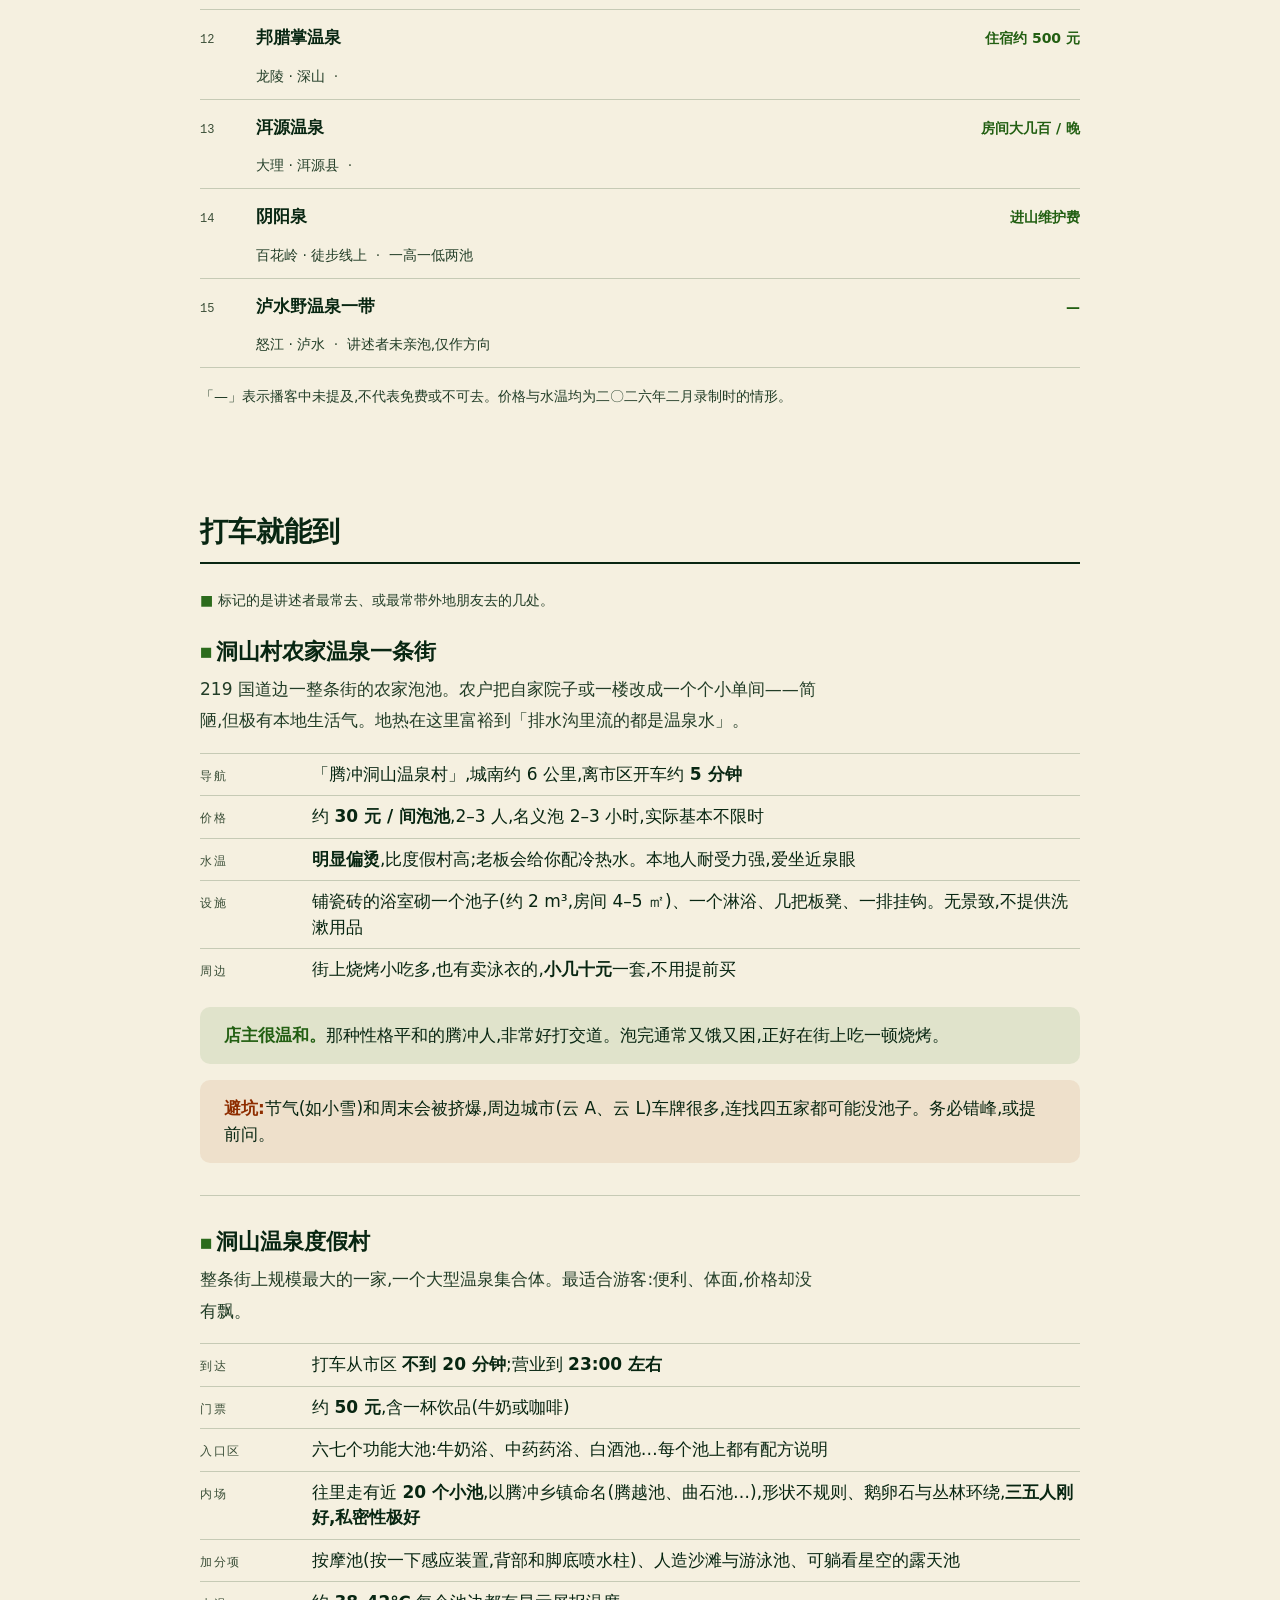
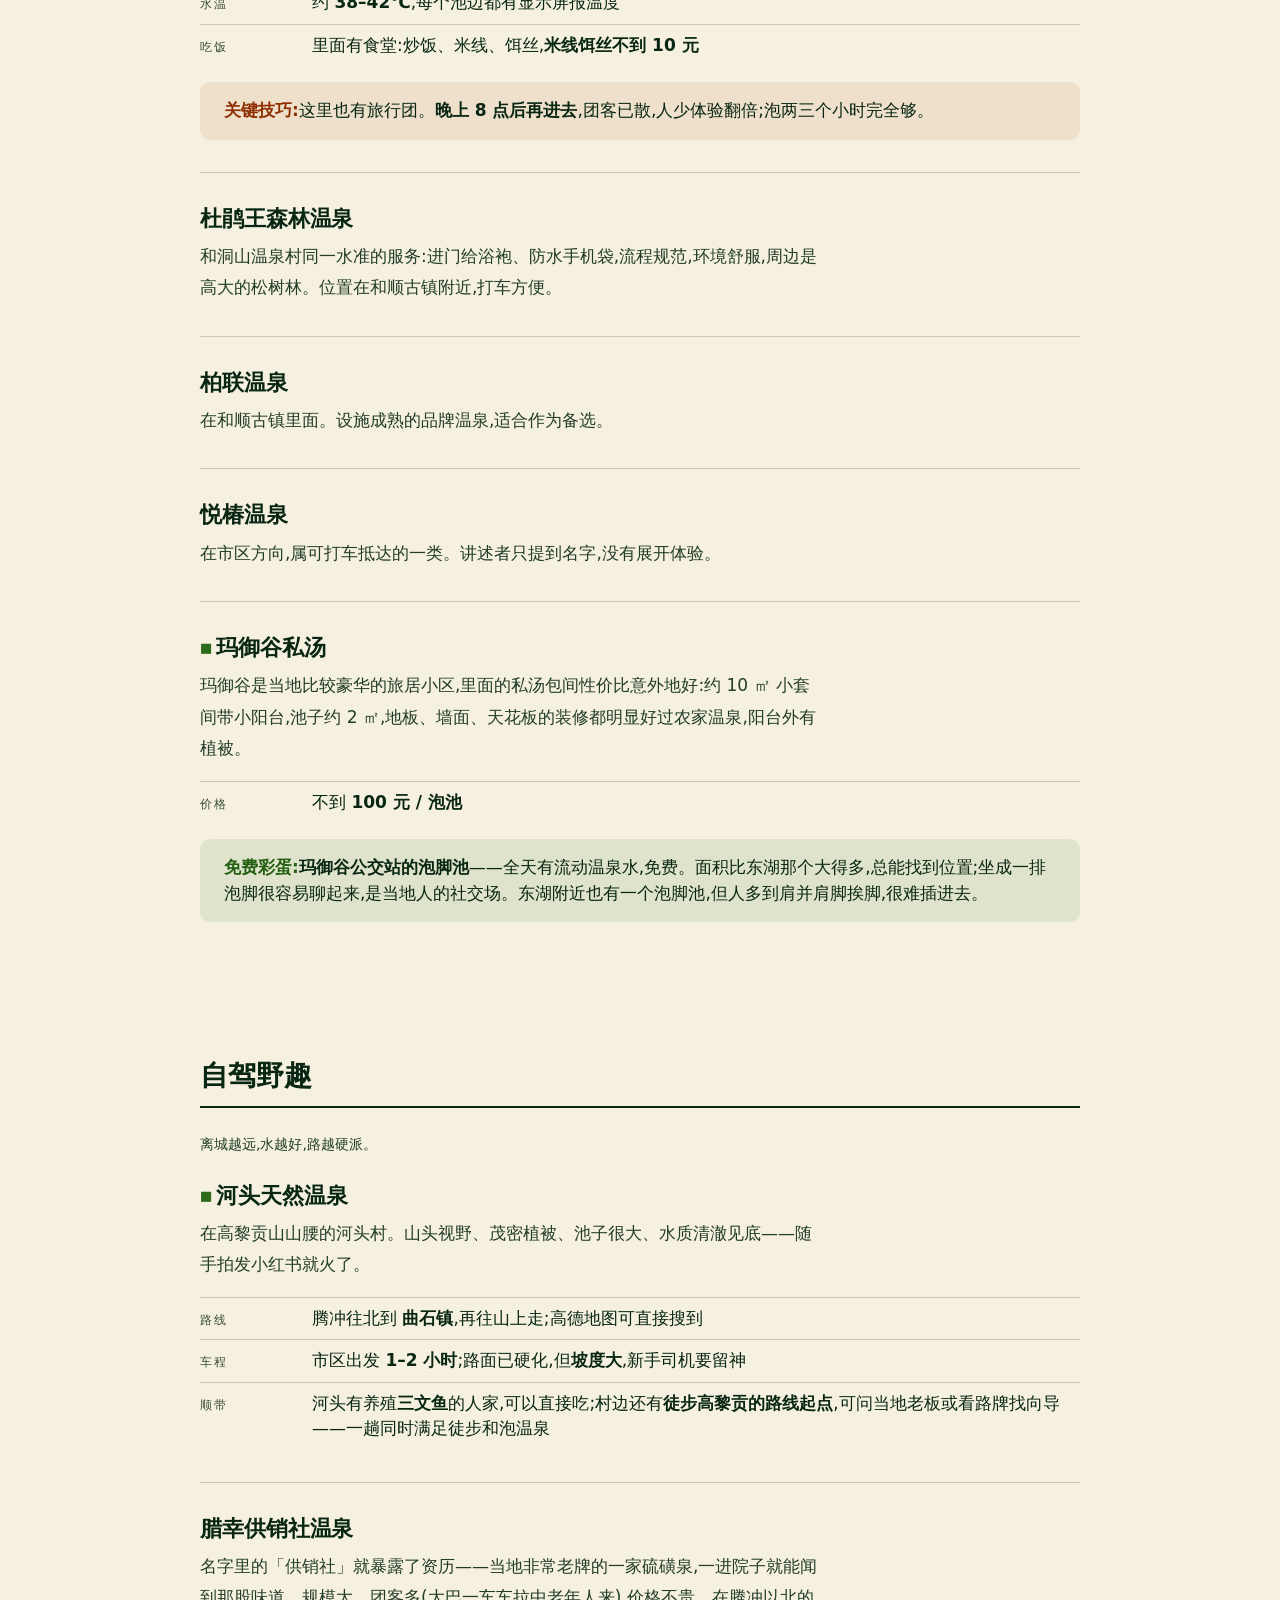
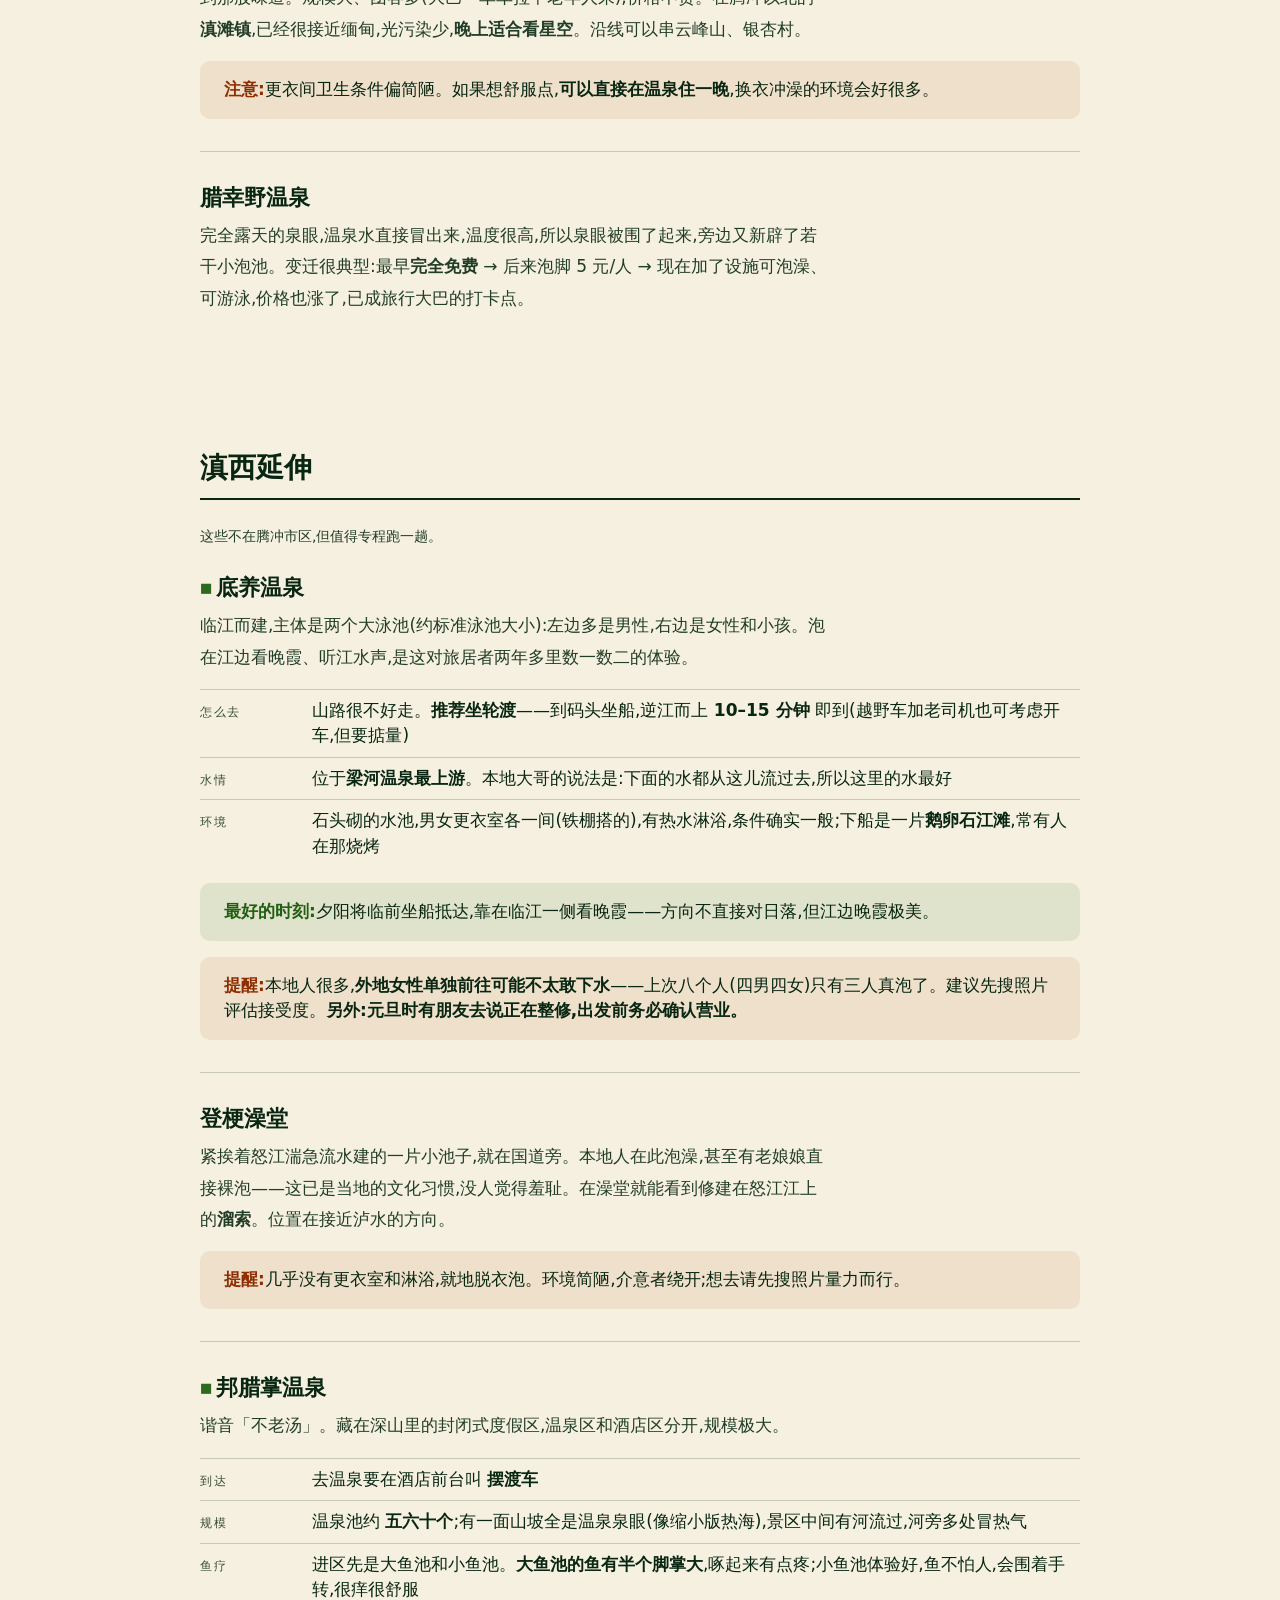
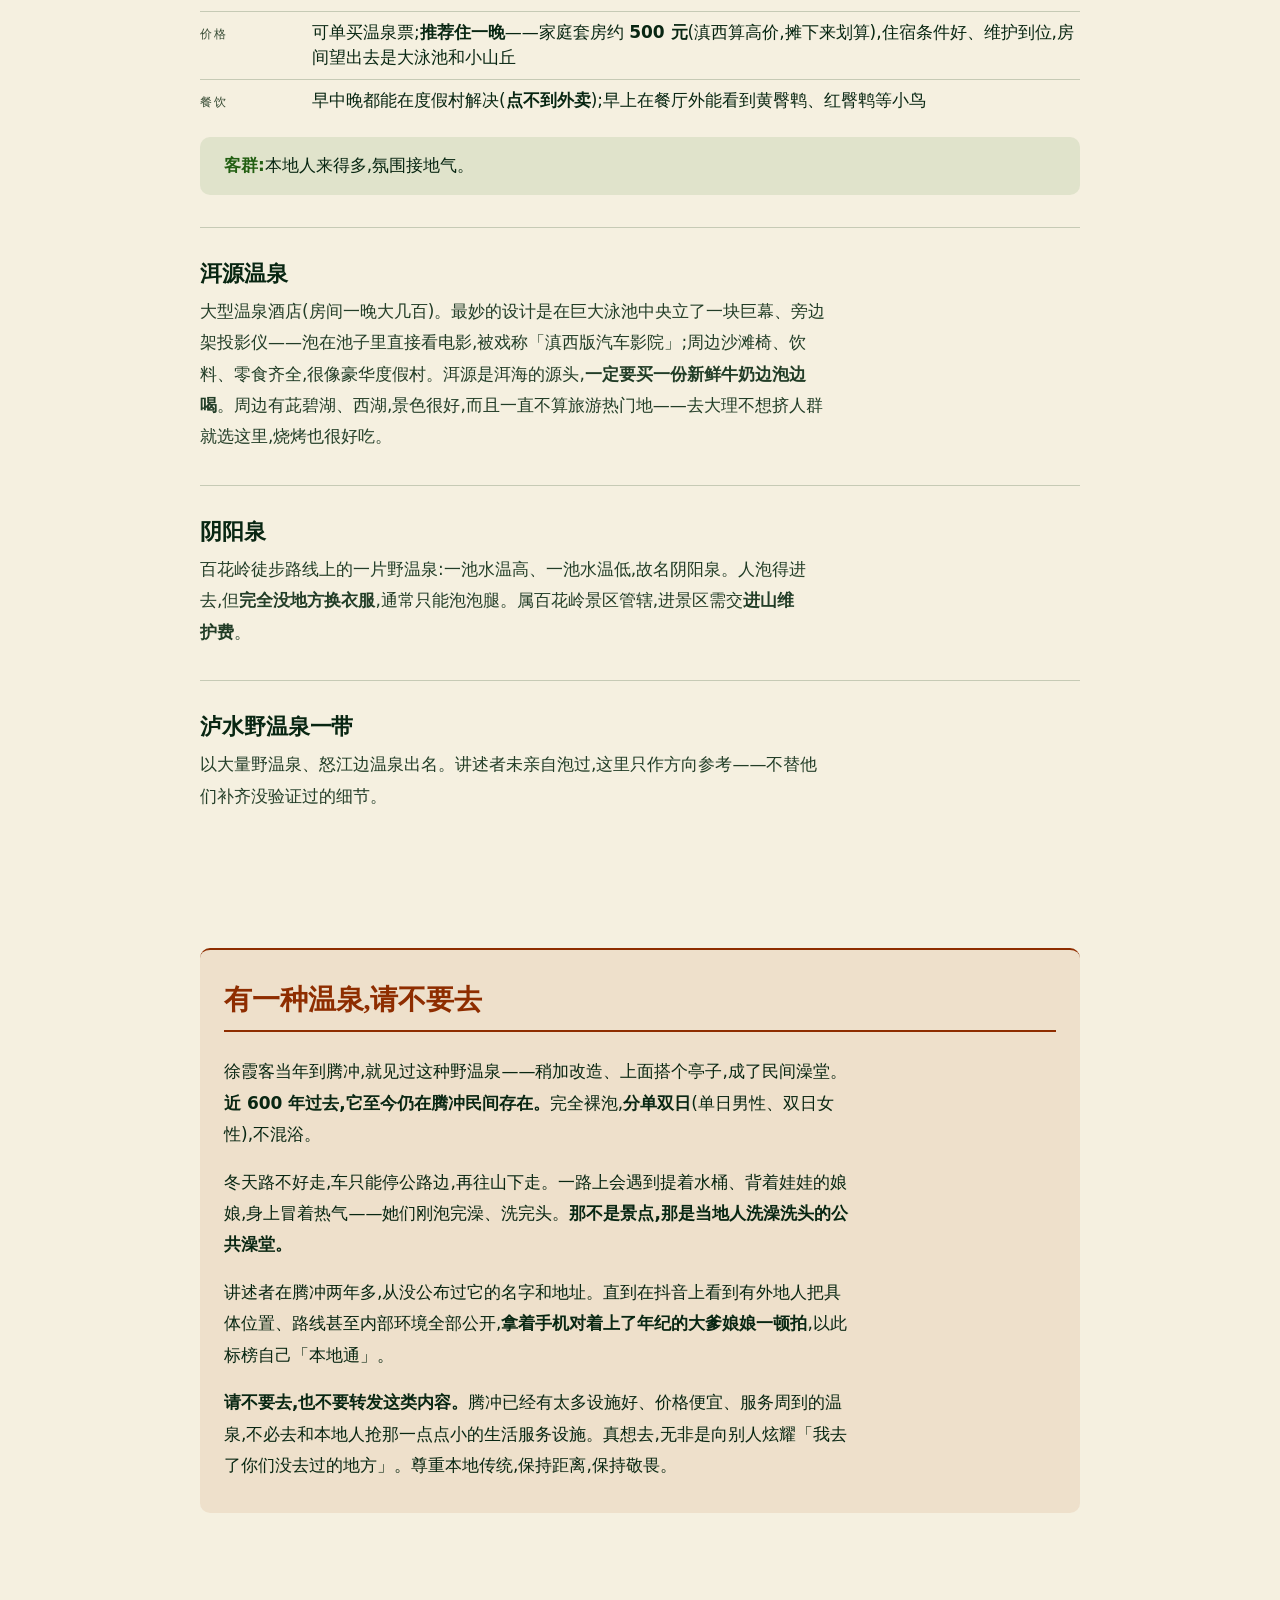
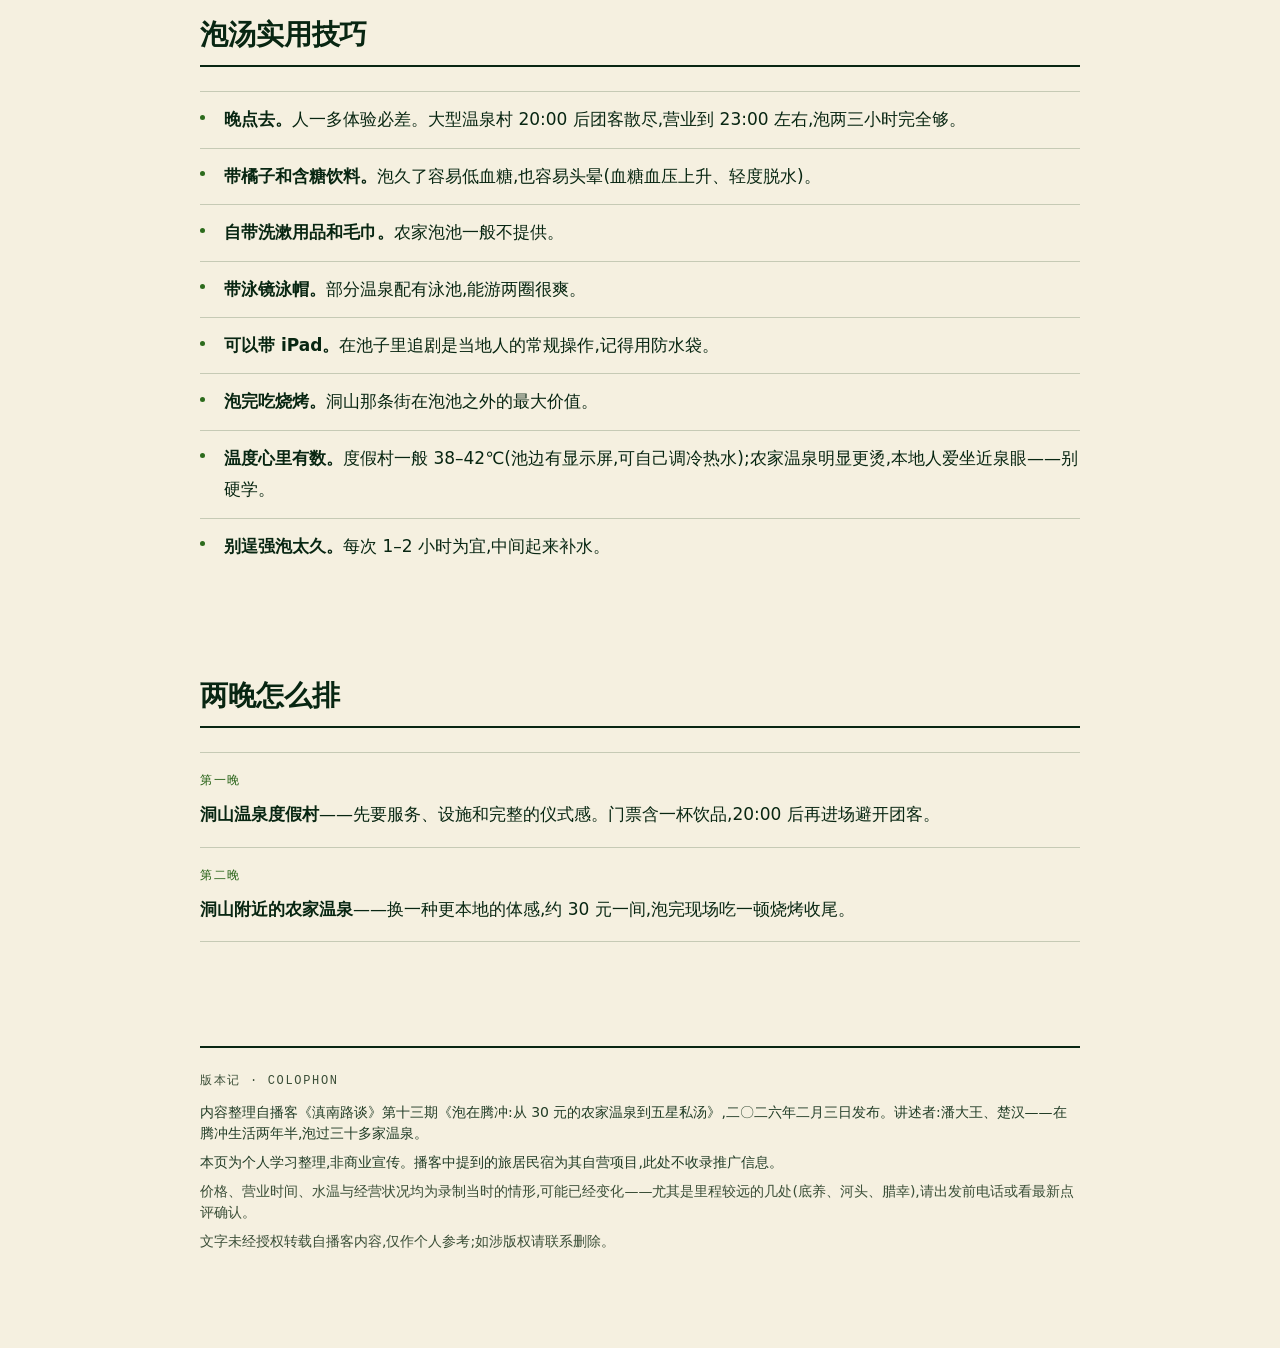
<file: hallmark/index.html>
<!DOCTYPE html>
<html lang="zh-CN">
<head>
<meta charset="UTF-8">
<meta name="viewport" content="width=device-width, initial-scale=1, viewport-fit=cover">
<title>泡在腾冲 · 十五处温泉索引</title>
<meta name="description" content="腾冲与滇西十五处温泉的索引：到达方式、价格、水温手感与避坑。整理自播客《滇南路谈》第十三期。">
<link rel="stylesheet" href="tokens.css">
<style>
/* Hallmark · genre: editorial · macrostructure: Index-First · theme: Garden
 * nav: N6 Newspaper masthead · footer: Ft4 Dense colophon · enrichment: none (typography only)
 * anchor hue: leaf-green oklch(47% 0.13 140) · paper: warm oat cream oklch(95.5% 0.022 92)
 * pre-emit critique: P5 H4 E5 S5 R5 V5
 * font note: Garden's Young Serif + Hanken Grotesk substituted for a system CJK stack —
 *            mainland-China reachability; serif-display / sans-body pairing preserved.
 * slop test: 58/58 ✓ — gates fixed this run: 38 (mono outlier down to 2 slots),
 *            33/45 (■ mark now real text + assistive twin), 44a (masthead padding ratio 2.0×)
 * contrast: pass (40–41, measured in-browser) · mobile: pass (34, 49, 50–57) · honest: pass (46)
 * chrome: pass (47) · tokens: pass (48) · nav/footer/hero: pass (42–45) · icons: pass (30)
 */

*, *::before, *::after { box-sizing: border-box; }
* { margin: 0; padding: 0; }

html, body { overflow-x: clip; }          /* never `hidden` — gate 34 */

body {
  background: var(--color-paper);
  color: var(--color-ink);
  font-family: var(--font-body);
  font-size: var(--text-base);
  line-height: var(--lh-relaxed);
  font-variant-numeric: tabular-nums;
  -webkit-font-smoothing: antialiased;
  text-wrap: pretty;
  padding-bottom: max(var(--space-xl), env(safe-area-inset-bottom));
}

a { color: var(--color-accent-text); text-decoration: underline;
    text-decoration-thickness: 1px; text-underline-offset: 3px;
    text-decoration-color: var(--color-rule-2); }
a:hover { text-decoration-color: currentColor; }
a:active { color: var(--color-ink); }
:focus-visible { outline: var(--rule-heavy) solid var(--color-focus); outline-offset: 3px;
                 border-radius: 2px; }

.shell { max-width: var(--page-max); margin-inline: auto;
         padding-inline: max(clamp(1rem, 4vw, 2.5rem), env(safe-area-inset-left)); }

/* ─── N6 · Newspaper masthead ─────────────────────────────────────────── */
.masthead { padding-block: var(--space-lg) var(--space-2xl); text-align: center; }
.masthead__issue {
  font-family: var(--font-label);
  font-size: var(--text-xs);
  letter-spacing: var(--tracking-label);
  color: var(--color-neutral);
  text-transform: uppercase;
  margin-bottom: var(--space-sm);
}
.masthead__wordmark {
  font-family: var(--font-display);
  font-weight: var(--display-weight);
  font-style: var(--display-style);
  font-size: var(--text-display);
  line-height: var(--lh-tight);
  letter-spacing: var(--tracking-display);
  overflow-wrap: anywhere;   /* gate 51 */
  min-width: 0;
}
.masthead__tagline {
  margin-top: var(--space-xs);
  font-size: var(--text-md);
  color: var(--color-ink-2);
}
.masthead__rule {
  margin-top: var(--space-md);
  border-top: var(--rule-heavy) solid var(--color-rule-2);
  border-bottom: var(--rule-hair) solid var(--color-rule-2);
  height: 3px;
}

/* one orchestrated entrance — nothing else animates */
@media (prefers-reduced-motion: no-preference) {
  .masthead__wordmark, .masthead__issue, .masthead__tagline {
    animation: rise var(--dur-med) var(--ease-out) backwards;
  }
  .masthead__issue { animation-delay: 0ms; }
  .masthead__wordmark { animation-delay: 60ms; }
  .masthead__tagline { animation-delay: 120ms; }
}
@keyframes rise { from { opacity: 0; transform: translateY(6px); } }

/* ─── Opening ─────────────────────────────────────────────────────────── */
.opening { padding-block: 0 var(--space-2xl); }
.opening__label {
  font-family: var(--font-label);
  font-size: var(--text-sm);
  letter-spacing: var(--tracking-tight);
  color: var(--color-neutral);
  padding-bottom: var(--space-xs);
  border-bottom: var(--rule-hair) solid var(--color-rule);
  margin-bottom: var(--space-md);
}
.opening p { max-width: var(--measure); }
.opening p + p { margin-top: var(--space-sm); }

/* ─── Section band ────────────────────────────────────────────────────── */
.band {
  display: block;
  font-family: var(--font-display);
  font-weight: var(--display-weight);
  font-style: var(--display-style);
  font-size: var(--text-xl);
  line-height: var(--lh-snug);
  letter-spacing: var(--tracking-tight);
  overflow-wrap: anywhere;
  min-width: 0;
  padding-bottom: var(--space-xs);
  margin-bottom: var(--space-md);
  border-bottom: var(--rule-heavy) solid var(--color-ink);
}
section { scroll-margin-top: var(--space-sm); }
.block { margin-bottom: var(--section-gap, var(--space-3xl)); }

/* ─── The index ───────────────────────────────────────────────────────── */
.index-list { list-style: none; }
.index-list li { border-top: var(--rule-hair) solid var(--color-rule); }
.index-list li:last-child { border-bottom: var(--rule-hair) solid var(--color-rule); }

.index-row {
  display: grid;
  grid-template-columns: 2rem minmax(0, 1fr);   /* gate 50 */
  gap: var(--space-xs) var(--space-sm);
  align-items: baseline;
  padding-block: var(--space-xs);
  color: inherit;
  text-decoration: none;              /* the row is the affordance, not the name */
}
.index-row:hover .index-row__name,
.index-row:focus-visible .index-row__name {
  text-decoration: underline;
  text-decoration-color: var(--color-accent);
  text-underline-offset: 3px;
}
@media (hover: none) {                 /* touch gets the same signal, statically */
  .index-row__name { text-decoration: underline;
                     text-decoration-color: var(--color-rule-2);
                     text-underline-offset: 3px; }
}
.index-row__num {
  font-family: var(--font-mono);
  font-size: var(--text-xs);
  color: var(--color-neutral);
}
.index-row__name { font-weight: 600; }
.index-row__name a { color: var(--color-ink); text-decoration-color: var(--color-rule-2); }
.index-row__meta {
  grid-column: 2;
  font-size: var(--text-sm);
  color: var(--color-ink-2);
  line-height: var(--lh-normal);
}
.index-row__meta .sep { color: var(--color-neutral); margin-inline: var(--space-3xs); }
.index-row__price { color: var(--color-accent-text); font-weight: 600; }
.index-note { margin-top: var(--space-sm); font-size: var(--text-sm); color: var(--color-ink-2); }

/* ─── Legend for the marks ────────────────────────────────────────────── */
.legend {
  font-size: var(--text-sm);
  color: var(--color-ink-2);
  margin-bottom: var(--space-md);
}
.legend__mark { color: var(--color-accent); padding-inline-end: 0.35em; }

/* ─── Detail entries ──────────────────────────────────────────────────── */
.entry { padding-block: var(--space-lg); border-top: var(--rule-hair) solid var(--color-rule); }
.entry:first-of-type { border-top: 0; padding-top: 0; }
.entry__name {
  font-family: var(--font-display);
  font-weight: var(--display-weight);
  font-style: var(--display-style);
  font-size: var(--text-lg);
  line-height: var(--lh-snug);
  letter-spacing: var(--tracking-tight);
  overflow-wrap: anywhere;
  min-width: 0;
}
.entry__mark {
  font-family: var(--font-body);
  font-size: 0.6em;
  color: var(--color-accent);
  vertical-align: 0.2em;
  margin-inline-end: var(--space-3xs);
}
/* the ■ mark carries meaning, so it ships as real text with an assistive twin */
.sr-only {
  position: absolute; width: 1px; height: 1px;
  padding: 0; margin: -1px; overflow: clip;
  clip-path: inset(50%); white-space: nowrap; border: 0;
}
.entry__lede { margin-top: var(--space-2xs); max-width: var(--measure); color: var(--color-ink-2); }

/* fact rows */
.facts { margin-top: var(--space-sm); }
.facts > div {
  display: grid;
  grid-template-columns: 5rem minmax(0, 1fr);
  gap: var(--space-2xs) var(--space-sm);
  padding-block: var(--space-2xs);
  border-top: var(--rule-hair) solid var(--color-rule);
  align-items: baseline;          /* label sits on the value's first baseline — no nudge value */
}
.facts dt {
  font-family: var(--font-label);
  font-size: var(--text-xs);
  letter-spacing: var(--tracking-label);
  color: var(--color-neutral);
  line-height: var(--lh-normal);
}
.facts dd { font-size: var(--text-base); line-height: var(--lh-normal); }
.facts dd strong { font-weight: 600; }

.note {
  margin-top: var(--space-sm);
  padding: var(--space-sm) var(--space-md);
  background: var(--tint-moss);
  border-radius: var(--radius-card);
  font-size: var(--text-base);
  line-height: var(--lh-normal);
}
.note--warn { background: var(--tint-clay); }
.note__lead { font-weight: 700; color: var(--color-clay-text); }
.note--warn .note__lead { color: var(--color-clay-text); }
.note--quiet .note__lead { color: var(--color-accent-text); }

/* ─── Ethics band ─────────────────────────────────────────────────────── */
.ethics {
  background: var(--tint-clay);
  border-top: var(--rule-heavy) solid var(--color-clay-text);
  padding: var(--space-lg) var(--space-md);
  border-radius: var(--radius-card);
}
.ethics .band { border-bottom-color: var(--color-clay-text); color: var(--color-clay-text); }
.ethics p + p { margin-top: var(--space-sm); }
.ethics p { max-width: var(--measure); }

/* ─── Tips ────────────────────────────────────────────────────────────── */
.tips { list-style: none; }
.tips li {
  padding: var(--space-xs) 0 var(--space-xs) var(--space-md);
  border-top: var(--rule-hair) solid var(--color-rule);
  position: relative;
}
.tips li::before {
  content: "";
  position: absolute; inset-inline-start: 0; top: calc(var(--space-xs) + 0.62em);
  width: 5px; height: 5px; border-radius: 50%;
  background: var(--color-accent);
}
.tips strong { font-weight: 600; }

/* ─── Plan ────────────────────────────────────────────────────────────── */
.plan { border-top: var(--rule-hair) solid var(--color-rule); }
.plan__step {
  display: grid; grid-template-columns: minmax(0, 1fr);
  gap: var(--space-2xs);
  padding-block: var(--space-sm);
  border-bottom: var(--rule-hair) solid var(--color-rule);
}
.plan__when {
  font-family: var(--font-label);
  font-size: var(--text-xs);
  letter-spacing: var(--tracking-label);
  color: var(--color-accent-text);
}

/* ─── Ft4 · Dense colophon footer ─────────────────────────────────────── */
.colophon {
  border-top: var(--rule-heavy) solid var(--color-ink);
  padding-block: var(--space-md) var(--space-xl);
  font-size: var(--text-sm);
  line-height: var(--lh-normal);
  color: var(--color-ink-2);
}
.colophon p + p { margin-top: var(--space-2xs); }
.colophon__head {
  font-family: var(--font-mono);
  font-size: var(--text-xs);
  letter-spacing: var(--tracking-label);
  color: var(--color-neutral);
  margin-bottom: var(--space-xs);
}
.colophon__caveat { color: var(--color-neutral); }

/* ─── Multi-column only where it earns it ─────────────────────────────── */
@media (min-width: 40rem) {
  .index-row { grid-template-columns: 2.5rem minmax(0, 1fr); }
  .facts > div { grid-template-columns: 6rem minmax(0, 1fr); }
}
@media (min-width: 60rem) {
  .index-row {
    grid-template-columns: 2.5rem minmax(0, 1fr) auto;   /* name · price column */
    align-items: baseline;
  }
  .index-row__meta { grid-column: 2; }
  .index-row__price-cell {
    grid-column: 3; grid-row: 1;
    text-align: right;
    font-size: var(--text-sm);
    color: var(--color-accent-text);
    font-weight: 600;
  }
  .index-row__meta .price-inline { display: none; }   /* no duplication */
}
@media (max-width: 59.999rem) {
  .index-row__price-cell { display: none; }
}
</style>
</head>
<body>

<header class="masthead shell">
  <p class="masthead__issue">索引 · 滇西 · 腾冲</p>
  <p class="masthead__wordmark">泡在腾冲</p>
  <p class="masthead__tagline">从三十元的农家泡池,到五星私汤</p>
  <div class="masthead__rule"></div>
</header>

<main class="shell">

  <!-- ── Opening ─────────────────────────────────────────────────────── -->
  <section class="opening">
    <p class="opening__label">十五处温泉 · 腾冲与滇西 · 录制于二〇二六年二月</p>
    <p>这份索引整理自播客《滇南路谈》第十三期。讲述者是一对在腾冲生活两年半的旅居者,亲手泡过三十多家温泉。</p>
    <p>下面按「你愿意跑多远」分三段列出:打车就能到的、自驾才去的、值得专程的。每一处都标了到达方式、价格与水温手感;播客没提到的地方写「—」,不替他们补。</p>
  </section>

  <!-- ── The index ───────────────────────────────────────────────────── -->
  <section class="block" id="index">
    <h2 class="band">索引</h2>
    <ul class="index-list">
      <li>
        <a class="index-row" href="#dongsan-street">
          <span class="index-row__num">01</span>
          <span class="index-row__name">洞山村农家温泉一条街</span>
          <span class="index-row__price-cell">约 30 元 / 间</span>
          <span class="index-row__meta">腾冲 · 市区 <span class="sep">·</span> 偏烫 <span class="sep">·</span> <span class="price-inline index-row__price">约 30 元 / 间泡池</span></span>
        </a>
      </li>
      <li>
        <a class="index-row" href="#dongsan-resort">
          <span class="index-row__num">02</span>
          <span class="index-row__name">洞山温泉度假村</span>
          <span class="index-row__price-cell">约 50 元</span>
          <span class="index-row__meta">腾冲 · 市区 <span class="sep">·</span> 38–42℃ <span class="sep">·</span> <span class="price-inline index-row__price">约 50 元,含一杯饮品</span></span>
        </a>
      </li>
      <li>
        <a class="index-row" href="#dujuanwang">
          <span class="index-row__num">03</span>
          <span class="index-row__name">杜鹃王森林温泉</span>
          <span class="index-row__price-cell">—</span>
          <span class="index-row__meta">腾冲 · 和顺古镇附近 <span class="sep">·</span> 水温未提及</span>
        </a>
      </li>
      <li>
        <a class="index-row" href="#bailian">
          <span class="index-row__num">04</span>
          <span class="index-row__name">柏联温泉</span>
          <span class="index-row__price-cell">—</span>
          <span class="index-row__meta">腾冲 · 和顺古镇内 <span class="sep">·</span> 水温未提及</span>
        </a>
      </li>
      <li>
        <a class="index-row" href="#yuechun">
          <span class="index-row__num">05</span>
          <span class="index-row__name">悦椿温泉</span>
          <span class="index-row__price-cell">—</span>
          <span class="index-row__meta">腾冲 · 市区方向 <span class="sep">·</span> 水温未提及</span>
        </a>
      </li>
      <li>
        <a class="index-row" href="#mayugu">
          <span class="index-row__num">06</span>
          <span class="index-row__name">玛御谷私汤</span>
          <span class="index-row__price-cell">不到 100 元</span>
          <span class="index-row__meta">腾冲 · 玛御谷 <span class="sep">·</span> 温和 <span class="sep">·</span> <span class="price-inline index-row__price">不到 100 元 / 泡池</span></span>
        </a>
      </li>
      <li>
        <a class="index-row" href="#hetou">
          <span class="index-row__num">07</span>
          <span class="index-row__name">河头天然温泉</span>
          <span class="index-row__price-cell">—</span>
          <span class="index-row__meta">腾冲 · 高黎贡山腰 <span class="sep">·</span> 水温未提及</span>
        </a>
      </li>
      <li>
        <a class="index-row" href="#laxing-coop">
          <span class="index-row__num">08</span>
          <span class="index-row__name">腊幸供销社温泉</span>
          <span class="index-row__price-cell">便宜,未给具体价</span>
          <span class="index-row__meta">腾冲 · 滇滩镇 <span class="sep">·</span> 硫磺泉 <span class="sep">·</span> <span class="price-inline index-row__price">便宜,播客未给具体价</span></span>
        </a>
      </li>
      <li>
        <a class="index-row" href="#laxing-wild">
          <span class="index-row__num">09</span>
          <span class="index-row__name">腊幸野温泉</span>
          <span class="index-row__price-cell">泡脚 5 元起</span>
          <span class="index-row__meta">腾冲 · 露天泉眼 <span class="sep">·</span> 很高 <span class="sep">·</span> <span class="price-inline index-row__price">早期免费,现泡脚 5 元起</span></span>
        </a>
      </li>
      <li>
        <a class="index-row" href="#diyang">
          <span class="index-row__num">10</span>
          <span class="index-row__name">底养温泉</span>
          <span class="index-row__price-cell">—</span>
          <span class="index-row__meta">梁河 · 临江 <span class="sep">·</span> 水温未提及</span>
        </a>
      </li>
      <li>
        <a class="index-row" href="#denggeng">
          <span class="index-row__num">11</span>
          <span class="index-row__name">登梗澡堂</span>
          <span class="index-row__price-cell">—</span>
          <span class="index-row__meta">怒江 · 江边 <span class="sep">·</span> 水温未提及</span>
        </a>
      </li>
      <li>
        <a class="index-row" href="#banglazhang">
          <span class="index-row__num">12</span>
          <span class="index-row__name">邦腊掌温泉</span>
          <span class="index-row__price-cell">住宿约 500 元</span>
          <span class="index-row__meta">龙陵 · 深山 <span class="sep">·</span> <span class="price-inline index-row__price">温泉票可单买,家庭套房约 500 元</span></span>
        </a>
      </li>
      <li>
        <a class="index-row" href="#eryuan">
          <span class="index-row__num">13</span>
          <span class="index-row__name">洱源温泉</span>
          <span class="index-row__price-cell">房间大几百 / 晚</span>
          <span class="index-row__meta">大理 · 洱源县 <span class="sep">·</span> <span class="price-inline index-row__price">房间一晚大几百</span></span>
        </a>
      </li>
      <li>
        <a class="index-row" href="#baihualing">
          <span class="index-row__num">14</span>
          <span class="index-row__name">阴阳泉</span>
          <span class="index-row__price-cell">进山维护费</span>
          <span class="index-row__meta">百花岭 · 徒步线上 <span class="sep">·</span> 一高一低两池</span>
        </a>
      </li>
      <li>
        <a class="index-row" href="#lushui">
          <span class="index-row__num">15</span>
          <span class="index-row__name">泸水野温泉一带</span>
          <span class="index-row__price-cell">—</span>
          <span class="index-row__meta">怒江 · 泸水 <span class="sep">·</span> 讲述者未亲泡,仅作方向</span>
        </a>
      </li>
    </ul>
    <p class="index-note">「—」表示播客中未提及,不代表免费或不可去。价格与水温均为二〇二六年二月录制时的情形。</p>
  </section>

  <!-- ── 打车就能到 ───────────────────────────────────────────────────── -->
  <section class="block" id="city">
    <h2 class="band">打车就能到</h2>
    <p class="legend"><span class="legend__mark">■</span>标记的是讲述者最常去、或最常带外地朋友去的几处。</p>

    <article class="entry entry--pick" id="dongsan-street">
      <h3 class="entry__name"><span class="entry__mark" aria-hidden="true">■</span><span class="sr-only">首推 · </span>洞山村农家温泉一条街</h3>
      <p class="entry__lede">219 国道边一整条街的农家泡池。农户把自家院子或一楼改成一个个小单间——简陋,但极有本地生活气。地热在这里富裕到「排水沟里流的都是温泉水」。</p>
      <dl class="facts">
        <div><dt>导航</dt><dd>「腾冲洞山温泉村」,城南约 6 公里,离市区开车约 <strong>5 分钟</strong></dd></div>
        <div><dt>价格</dt><dd>约 <strong>30 元 / 间泡池</strong>,2–3 人,名义泡 2–3 小时,实际基本不限时</dd></div>
        <div><dt>水温</dt><dd><strong>明显偏烫</strong>,比度假村高;老板会给你配冷热水。本地人耐受力强,爱坐近泉眼</dd></div>
        <div><dt>设施</dt><dd>铺瓷砖的浴室砌一个池子(约 2 m³,房间 4–5 ㎡)、一个淋浴、几把板凳、一排挂钩。无景致,不提供洗漱用品</dd></div>
        <div><dt>周边</dt><dd>街上烧烤小吃多,也有卖泳衣的,<strong>小几十元</strong>一套,不用提前买</dd></div>
      </dl>
      <p class="note note--quiet"><span class="note__lead">店主很温和。</span>那种性格平和的腾冲人,非常好打交道。泡完通常又饿又困,正好在街上吃一顿烧烤。</p>
      <p class="note note--warn"><span class="note__lead">避坑:</span>节气(如小雪)和周末会被挤爆,周边城市(云 A、云 L)车牌很多,连找四五家都可能没池子。务必错峰,或提前问。</p>
    </article>

    <article class="entry entry--pick" id="dongsan-resort">
      <h3 class="entry__name"><span class="entry__mark" aria-hidden="true">■</span><span class="sr-only">首推 · </span>洞山温泉度假村</h3>
      <p class="entry__lede">整条街上规模最大的一家,一个大型温泉集合体。最适合游客:便利、体面,价格却没有飘。</p>
      <dl class="facts">
        <div><dt>到达</dt><dd>打车从市区 <strong>不到 20 分钟</strong>;营业到 <strong>23:00 左右</strong></dd></div>
        <div><dt>门票</dt><dd>约 <strong>50 元</strong>,含一杯饮品(牛奶或咖啡)</dd></div>
        <div><dt>入口区</dt><dd>六七个功能大池:牛奶浴、中药药浴、白酒池…每个池上都有配方说明</dd></div>
        <div><dt>内场</dt><dd>往里走有近 <strong>20 个小池</strong>,以腾冲乡镇命名(腾越池、曲石池…),形状不规则、鹅卵石与丛林环绕,<strong>三五人刚好,私密性极好</strong></dd></div>
        <div><dt>加分项</dt><dd>按摩池(按一下感应装置,背部和脚底喷水柱)、人造沙滩与游泳池、可躺看星空的露天池</dd></div>
        <div><dt>水温</dt><dd>约 <strong>38–42℃</strong>,每个池边都有显示屏报温度</dd></div>
        <div><dt>吃饭</dt><dd>里面有食堂:炒饭、米线、饵丝,<strong>米线饵丝不到 10 元</strong></dd></div>
      </dl>
      <p class="note note--warn"><span class="note__lead">关键技巧:</span>这里也有旅行团。<strong>晚上 8 点后再进去</strong>,团客已散,人少体验翻倍;泡两三个小时完全够。</p>
    </article>

    <article class="entry" id="dujuanwang">
      <h3 class="entry__name">杜鹃王森林温泉</h3>
      <p class="entry__lede">和洞山温泉村同一水准的服务:进门给浴袍、防水手机袋,流程规范,环境舒服,周边是高大的松树林。位置在和顺古镇附近,打车方便。</p>
    </article>

    <article class="entry" id="bailian">
      <h3 class="entry__name">柏联温泉</h3>
      <p class="entry__lede">在和顺古镇里面。设施成熟的品牌温泉,适合作为备选。</p>
    </article>

    <article class="entry" id="yuechun">
      <h3 class="entry__name">悦椿温泉</h3>
      <p class="entry__lede">在市区方向,属可打车抵达的一类。讲述者只提到名字,没有展开体验。</p>
    </article>

    <article class="entry entry--pick" id="mayugu">
      <h3 class="entry__name"><span class="entry__mark" aria-hidden="true">■</span><span class="sr-only">首推 · </span>玛御谷私汤</h3>
      <p class="entry__lede">玛御谷是当地比较豪华的旅居小区,里面的私汤包间性价比意外地好:约 10 ㎡ 小套间带小阳台,池子约 2 ㎡,地板、墙面、天花板的装修都明显好过农家温泉,阳台外有植被。</p>
      <dl class="facts">
        <div><dt>价格</dt><dd>不到 <strong>100 元 / 泡池</strong></dd></div>
      </dl>
      <p class="note note--quiet"><span class="note__lead">免费彩蛋:</span><strong>玛御谷公交站的泡脚池</strong>——全天有流动温泉水,免费。面积比东湖那个大得多,总能找到位置;坐成一排泡脚很容易聊起来,是当地人的社交场。东湖附近也有一个泡脚池,但人多到肩并肩脚挨脚,很难插进去。</p>
    </article>
  </section>

  <!-- ── 自驾野趣 ─────────────────────────────────────────────────────── -->
  <section class="block" id="drive">
    <h2 class="band">自驾野趣</h2>
    <p class="legend">离城越远,水越好,路越硬派。</p>

    <article class="entry entry--pick" id="hetou">
      <h3 class="entry__name"><span class="entry__mark" aria-hidden="true">■</span><span class="sr-only">首推 · </span>河头天然温泉</h3>
      <p class="entry__lede">在高黎贡山山腰的河头村。山头视野、茂密植被、池子很大、水质清澈见底——随手拍发小红书就火了。</p>
      <dl class="facts">
        <div><dt>路线</dt><dd>腾冲往北到 <strong>曲石镇</strong>,再往山上走;高德地图可直接搜到</dd></div>
        <div><dt>车程</dt><dd>市区出发 <strong>1–2 小时</strong>;路面已硬化,但<strong>坡度大</strong>,新手司机要留神</dd></div>
        <div><dt>顺带</dt><dd>河头有养殖<strong>三文鱼</strong>的人家,可以直接吃;村边还有<strong>徒步高黎贡的路线起点</strong>,可问当地老板或看路牌找向导——一趟同时满足徒步和泡温泉</dd></div>
      </dl>
    </article>

    <article class="entry" id="laxing-coop">
      <h3 class="entry__name">腊幸供销社温泉</h3>
      <p class="entry__lede">名字里的「供销社」就暴露了资历——当地非常老牌的一家硫磺泉,一进院子就能闻到那股味道。规模大、团客多(大巴一车车拉中老年人来),价格不贵。在腾冲以北的 <strong>滇滩镇</strong>,已经很接近缅甸,光污染少,<strong>晚上适合看星空</strong>。沿线可以串云峰山、银杏村。</p>
      <p class="note note--warn"><span class="note__lead">注意:</span>更衣间卫生条件偏简陋。如果想舒服点,<strong>可以直接在温泉住一晚</strong>,换衣冲澡的环境会好很多。</p>
    </article>

    <article class="entry" id="laxing-wild">
      <h3 class="entry__name">腊幸野温泉</h3>
      <p class="entry__lede">完全露天的泉眼,温泉水直接冒出来,温度很高,所以泉眼被围了起来,旁边又新辟了若干小泡池。变迁很典型:最早<strong>完全免费</strong> → 后来泡脚 5 元/人 → 现在加了设施可泡澡、可游泳,价格也涨了,已成旅行大巴的打卡点。</p>
    </article>
  </section>

  <!-- ── 滇西延伸 ─────────────────────────────────────────────────────── -->
  <section class="block" id="west">
    <h2 class="band">滇西延伸</h2>
    <p class="legend">这些不在腾冲市区,但值得专程跑一趟。</p>

    <article class="entry entry--pick" id="diyang">
      <h3 class="entry__name"><span class="entry__mark" aria-hidden="true">■</span><span class="sr-only">首推 · </span>底养温泉</h3>
      <p class="entry__lede">临江而建,主体是两个大泳池(约标准泳池大小):左边多是男性,右边是女性和小孩。泡在江边看晚霞、听江水声,是这对旅居者两年多里数一数二的体验。</p>
      <dl class="facts">
        <div><dt>怎么去</dt><dd>山路很不好走。<strong>推荐坐轮渡</strong>——到码头坐船,逆江而上 <strong>10–15 分钟</strong> 即到(越野车加老司机也可考虑开车,但要掂量)</dd></div>
        <div><dt>水情</dt><dd>位于<strong>梁河温泉最上游</strong>。本地大哥的说法是:下面的水都从这儿流过去,所以这里的水最好</dd></div>
        <div><dt>环境</dt><dd>石头砌的水池,男女更衣室各一间(铁棚搭的),有热水淋浴,条件确实一般;下船是一片<strong>鹅卵石江滩</strong>,常有人在那烧烤</dd></div>
      </dl>
      <p class="note note--quiet"><span class="note__lead">最好的时刻:</span>夕阳将临前坐船抵达,靠在临江一侧看晚霞——方向不直接对日落,但江边晚霞极美。</p>
      <p class="note note--warn"><span class="note__lead">提醒:</span>本地人很多,<strong>外地女性单独前往可能不太敢下水</strong>——上次八个人(四男四女)只有三人真泡了。建议先搜照片评估接受度。<strong>另外:元旦时有朋友去说正在整修,出发前务必确认营业。</strong></p>
    </article>

    <article class="entry" id="denggeng">
      <h3 class="entry__name">登梗澡堂</h3>
      <p class="entry__lede">紧挨着怒江湍急流水建的一片小池子,就在国道旁。本地人在此泡澡,甚至有老娘娘直接裸泡——这已是当地的文化习惯,没人觉得羞耻。在澡堂就能看到修建在怒江江上的<strong>溜索</strong>。位置在接近泸水的方向。</p>
      <p class="note note--warn"><span class="note__lead">提醒:</span>几乎没有更衣室和淋浴,就地脱衣泡。环境简陋,介意者绕开;想去请先搜照片量力而行。</p>
    </article>

    <article class="entry entry--pick" id="banglazhang">
      <h3 class="entry__name"><span class="entry__mark" aria-hidden="true">■</span><span class="sr-only">首推 · </span>邦腊掌温泉</h3>
      <p class="entry__lede">谐音「不老汤」。藏在深山里的封闭式度假区,温泉区和酒店区分开,规模极大。</p>
      <dl class="facts">
        <div><dt>到达</dt><dd>去温泉要在酒店前台叫 <strong>摆渡车</strong></dd></div>
        <div><dt>规模</dt><dd>温泉池约 <strong>五六十个</strong>;有一面山坡全是温泉泉眼(像缩小版热海),景区中间有河流过,河旁多处冒热气</dd></div>
        <div><dt>鱼疗</dt><dd>进区先是大鱼池和小鱼池。<strong>大鱼池的鱼有半个脚掌大</strong>,啄起来有点疼;小鱼池体验好,鱼不怕人,会围着手转,很痒很舒服</dd></div>
        <div><dt>价格</dt><dd>可单买温泉票;<strong>推荐住一晚</strong>——家庭套房约 <strong>500 元</strong>(滇西算高价,摊下来划算),住宿条件好、维护到位,房间望出去是大泳池和小山丘</dd></div>
        <div><dt>餐饮</dt><dd>早中晚都能在度假村解决(<strong>点不到外卖</strong>);早上在餐厅外能看到黄臀鹎、红臀鹎等小鸟</dd></div>
      </dl>
      <p class="note note--quiet"><span class="note__lead">客群:</span>本地人来得多,氛围接地气。</p>
    </article>

    <article class="entry" id="eryuan">
      <h3 class="entry__name">洱源温泉</h3>
      <p class="entry__lede">大型温泉酒店(房间一晚大几百)。最妙的设计是在巨大泳池中央立了一块巨幕、旁边架投影仪——泡在池子里直接看电影,被戏称「滇西版汽车影院」;周边沙滩椅、饮料、零食齐全,很像豪华度假村。洱源是洱海的源头,<strong>一定要买一份新鲜牛奶边泡边喝</strong>。周边有茈碧湖、西湖,景色很好,而且一直不算旅游热门地——去大理不想挤人群就选这里,烧烤也很好吃。</p>
    </article>

    <article class="entry" id="baihualing">
      <h3 class="entry__name">阴阳泉</h3>
      <p class="entry__lede">百花岭徒步路线上的一片野温泉:一池水温高、一池水温低,故名阴阳泉。人泡得进去,但<strong>完全没地方换衣服</strong>,通常只能泡泡腿。属百花岭景区管辖,进景区需交<strong>进山维护费</strong>。</p>
    </article>

    <article class="entry" id="lushui">
      <h3 class="entry__name">泸水野温泉一带</h3>
      <p class="entry__lede">以大量野温泉、怒江边温泉出名。讲述者未亲自泡过,这里只作方向参考——不替他们补齐没验证过的细节。</p>
    </article>
  </section>

  <!-- ── Ethics ──────────────────────────────────────────────────────── -->
  <section class="block ethics" id="ethics">
    <h2 class="band">有一种温泉,请不要去</h2>
    <p>徐霞客当年到腾冲,就见过这种野温泉——稍加改造、上面搭个亭子,成了民间澡堂。<strong>近 600 年过去,它至今仍在腾冲民间存在。</strong>完全裸泡,<strong>分单双日</strong>(单日男性、双日女性),不混浴。</p>
    <p>冬天路不好走,车只能停公路边,再往山下走。一路上会遇到提着水桶、背着娃娃的娘娘,身上冒着热气——她们刚泡完澡、洗完头。<strong>那不是景点,那是当地人洗澡洗头的公共澡堂。</strong></p>
    <p>讲述者在腾冲两年多,从没公布过它的名字和地址。直到在抖音上看到有外地人把具体位置、路线甚至内部环境全部公开,<strong>拿着手机对着上了年纪的大爹娘娘一顿拍</strong>,以此标榜自己「本地通」。</p>
    <p><strong>请不要去,也不要转发这类内容。</strong>腾冲已经有太多设施好、价格便宜、服务周到的温泉,不必去和本地人抢那一点点小的生活服务设施。真想去,无非是向别人炫耀「我去了你们没去过的地方」。尊重本地传统,保持距离,保持敬畏。</p>
  </section>

  <!-- ── Tips ────────────────────────────────────────────────────────── -->
  <section class="block" id="tips">
    <h2 class="band">泡汤实用技巧</h2>
    <ul class="tips">
      <li><strong>晚点去。</strong>人一多体验必差。大型温泉村 20:00 后团客散尽,营业到 23:00 左右,泡两三小时完全够。</li>
      <li><strong>带橘子和含糖饮料。</strong>泡久了容易低血糖,也容易头晕(血糖血压上升、轻度脱水)。</li>
      <li><strong>自带洗漱用品和毛巾。</strong>农家泡池一般不提供。</li>
      <li><strong>带泳镜泳帽。</strong>部分温泉配有泳池,能游两圈很爽。</li>
      <li><strong>可以带 iPad。</strong>在池子里追剧是当地人的常规操作,记得用防水袋。</li>
      <li><strong>泡完吃烧烤。</strong>洞山那条街在泡池之外的最大价值。</li>
      <li><strong>温度心里有数。</strong>度假村一般 38–42℃(池边有显示屏,可自己调冷热水);农家温泉明显更烫,本地人爱坐近泉眼——别硬学。</li>
      <li><strong>别逞强泡太久。</strong>每次 1–2 小时为宜,中间起来补水。</li>
    </ul>
  </section>

  <!-- ── Plan ────────────────────────────────────────────────────────── -->
  <section class="block" id="plan">
    <h2 class="band">两晚怎么排</h2>
    <div class="plan">
      <div class="plan__step">
        <span class="plan__when">第一晚</span>
        <p><strong>洞山温泉度假村</strong>——先要服务、设施和完整的仪式感。门票含一杯饮品,20:00 后再进场避开团客。</p>
      </div>
      <div class="plan__step">
        <span class="plan__when">第二晚</span>
        <p><strong>洞山附近的农家温泉</strong>——换一种更本地的体感,约 30 元一间,泡完现场吃一顿烧烤收尾。</p>
      </div>
    </div>
  </section>

  <!-- ── Ft4 · Dense colophon ────────────────────────────────────────── -->
  <footer class="colophon" id="colophon">
    <p class="colophon__head">版本记 · COLOPHON</p>
    <p>内容整理自播客《滇南路谈》第十三期《泡在腾冲:从 30 元的农家温泉到五星私汤》,二〇二六年二月三日发布。讲述者:潘大王、楚汉——在腾冲生活两年半,泡过三十多家温泉。</p>
    <p>本页为个人学习整理,非商业宣传。播客中提到的旅居民宿为其自营项目,此处不收录推广信息。</p>
    <p class="colophon__caveat">价格、营业时间、水温与经营状况均为录制当时的情形,可能已经变化——尤其是里程较远的几处(底养、河头、腊幸),请出发前电话或看最新点评确认。</p>
    <p class="colophon__caveat">文字未经授权转载自播客内容,仅作个人参考;如涉版权请联系删除。</p>
  </footer>

</main>
</body>
</html>
</file>
<file: hallmark/tokens.css>
/* Hallmark · tokens — theme: Garden · genre: editorial
 * Paper oklch(95.5% 0.022 92) warm oat cream · ink oklch(24% 0.052 152) botanical green-black
 * Accent oklch(47% 0.13 140) living leaf-green · secondary oklch(54% 0.14 46) earthy clay
 * ---------------------------------------------------------------------------------------
 * Garden's upstream pairing is Young Serif + Hanken Grotesk + Geist Mono (Google Fonts).
 * This build deliberately substitutes a system CJK stack: the audience reads from mainland
 * China, where Google Fonts is unreachable, and the pre-flight rule is to preserve an
 * established font stack. The pairing is preserved (serif display / sans body / mono label),
 * the faces are localized — no external request, no blocked render.
 * ---------------------------------------------------------------------------------------
 * Values above oklch L 50% on text roles are lifted into -text tokens so every text colour
 * clears WCAG AA 4.5:1 against --color-paper. Decorative roles keep the brighter values.
 */

:root {
  /* ── Paper (bands: light · tinted toward the anchor, never #fff) ───────── */
  --color-paper:        oklch(95.5% 0.022 92);
  --color-paper-2:      oklch(92.5% 0.026 92);
  --color-paper-3:      oklch(88.5% 0.030 90);

  /* ── Rules ─────────────────────────────────────────────────────────────── */
  --color-rule:         oklch(83% 0.028 115);
  --color-rule-2:       oklch(62% 0.045 132);

  /* ── Ink ───────────────────────────────────────────────────────────────── */
  --color-ink:          oklch(24% 0.052 152);
  --color-ink-2:        oklch(33% 0.050 150);
  --color-neutral:      oklch(40% 0.045 142);   /* small labels — 5.6:1 */
  --color-muted:        oklch(48% 0.040 138);   /* body-size captions only */

  /* ── Accent ────────────────────────────────────────────────────────────── */
  --color-accent:       oklch(47% 0.13 140);    /* fills, rules, marks */
  --color-accent-2:     oklch(54% 0.14 46);     /* clay band / ornament */
  --color-accent-text:  oklch(43% 0.125 140);   /* leaf-green on paper — 4.9:1 */
  --color-clay-text:    oklch(44% 0.140 40);    /* clay on paper — 4.9:1 */
  --color-accent-ink:   oklch(96% 0.02 92);     /* text on accent fills */

  /* ── Tints (section bands) ─────────────────────────────────────────────── */
  --tint-moss:          oklch(47% 0.13 140 / 0.10);
  --tint-clay:          oklch(54% 0.14 46 / 0.10);

  /* ── Focus ─────────────────────────────────────────────────────────────── */
  --color-focus:        oklch(47% 0.13 140);

  /* ── Type families (three, counting siblings once) ─────────────────────── */
  --font-display: "Songti SC", "STSong", "Source Han Serif SC", "Noto Serif CJK SC",
                  "SimSun", "Times New Roman", Georgia, ui-serif, serif;
  --font-body:    "PingFang SC", "Hiragino Sans GB", "Source Han Sans SC",
                  "Noto Sans CJK SC", "Microsoft YaHei", ui-sans-serif, system-ui, sans-serif;
  /* label register = the body face + tracking. A CJK page has no small-caps face, so the
     label "voice" is carried by letter-spacing, not by a fourth family (slop-test gate 38). */
  --font-label: var(--font-body);
  /* mono is the outlier register and appears in exactly two slots:
     the index row numerals and the colophon head. */
  --font-mono:    ui-monospace, "SF Mono", "SFMono-Regular", Menlo, Consolas,
                  "Liberation Mono", monospace;

  --display-weight: 700;   /* system CJK serif commits bold or reads as a fallback */
  --display-style: normal; /* roman — italic headers are banned globally */

  /* ── Type scale ────────────────────────────────────────────────────────── */
  --text-xs:        0.75rem;
  --text-sm:        0.875rem;
  --text-base:      1.0625rem;
  --text-md:        1.1875rem;
  --text-lg:        1.375rem;
  --text-xl:        1.75rem;
  --text-2xl:       2.25rem;
  --text-display-s: clamp(1.9rem, 3vw + 1rem, 2.75rem);
  --text-display:   clamp(2.6rem, 4.6vw + 1rem, 4.25rem);

  /* ── Line height / tracking ────────────────────────────────────────────── */
  --lh-tight:    1.1;
  --lh-snug:     1.28;
  --lh-normal:   1.5;
  --lh-relaxed:  1.85;

  --tracking-display: -0.006em;
  --tracking-tight:   -0.004em;
  --tracking-label:    0.14em;   /* herbarium specimen tags */

  /* ── Space (4pt) ───────────────────────────────────────────────────────── */
  --space-3xs: 0.25rem;
  --space-2xs: 0.5rem;
  --space-xs:  0.75rem;
  --space-sm:  1rem;
  --space-md:  1.5rem;
  --space-lg:  2rem;
  --space-xl:  3rem;
  --space-2xl: 4rem;
  --space-3xl: 6.5rem;

  --measure: 58ch;
  --page-max: 60rem;
  --section-gap: 6.5rem;

  /* ── Rules & radii ─────────────────────────────────────────────────────── */
  --rule-hair:   1px;
  --rule-heavy:  2px;
  --radius-card: 10px;
  --radius-pill: 8px;

  /* ── Motion ────────────────────────────────────────────────────────────── */
  --ease-out:    cubic-bezier(0.22, 1, 0.36, 1);
  --ease-in-out: cubic-bezier(0.65, 0, 0.35, 1);
  --dur-micro:   120ms;
  --dur-short:   200ms;
  --dur-med:     320ms;

  /* ── Depth ─────────────────────────────────────────────────────────────── */
  --z-base:    0;
  --z-sticky: 10;
  --z-overlay: 20;
}
</file>
